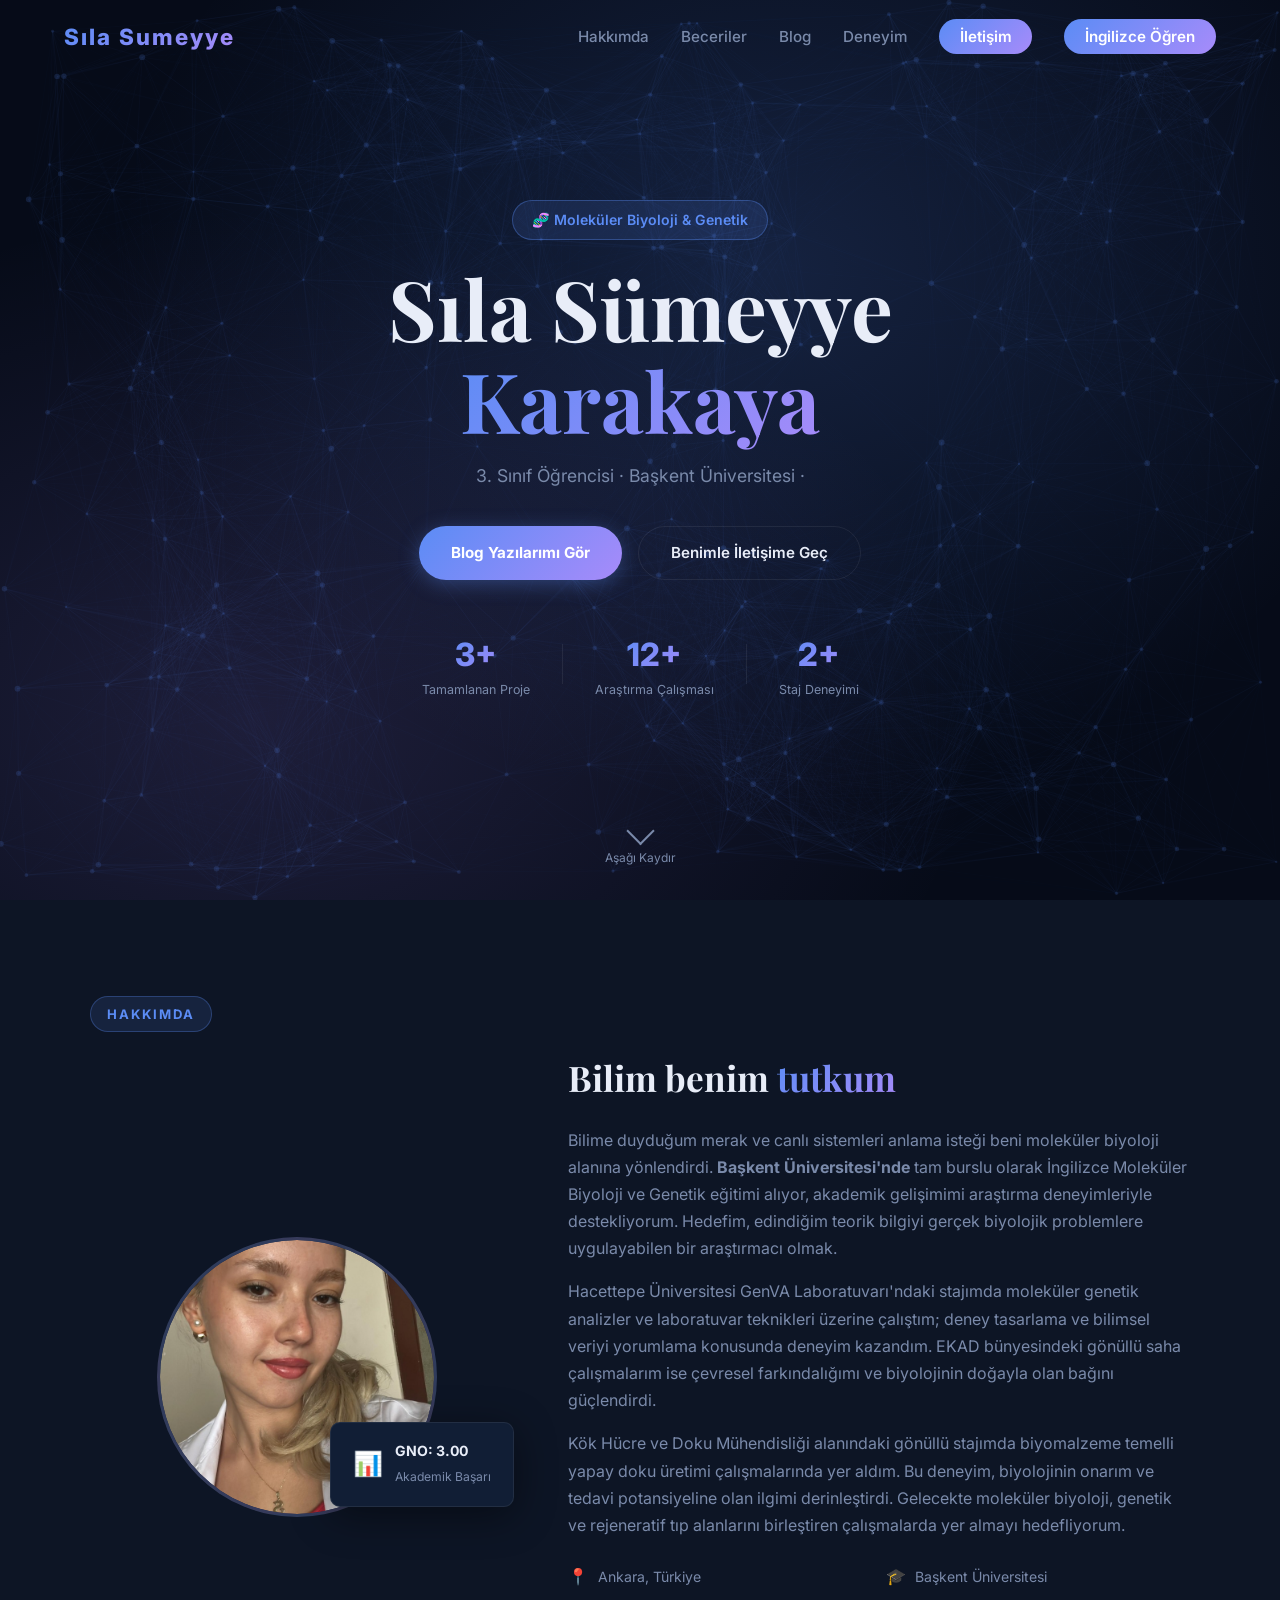
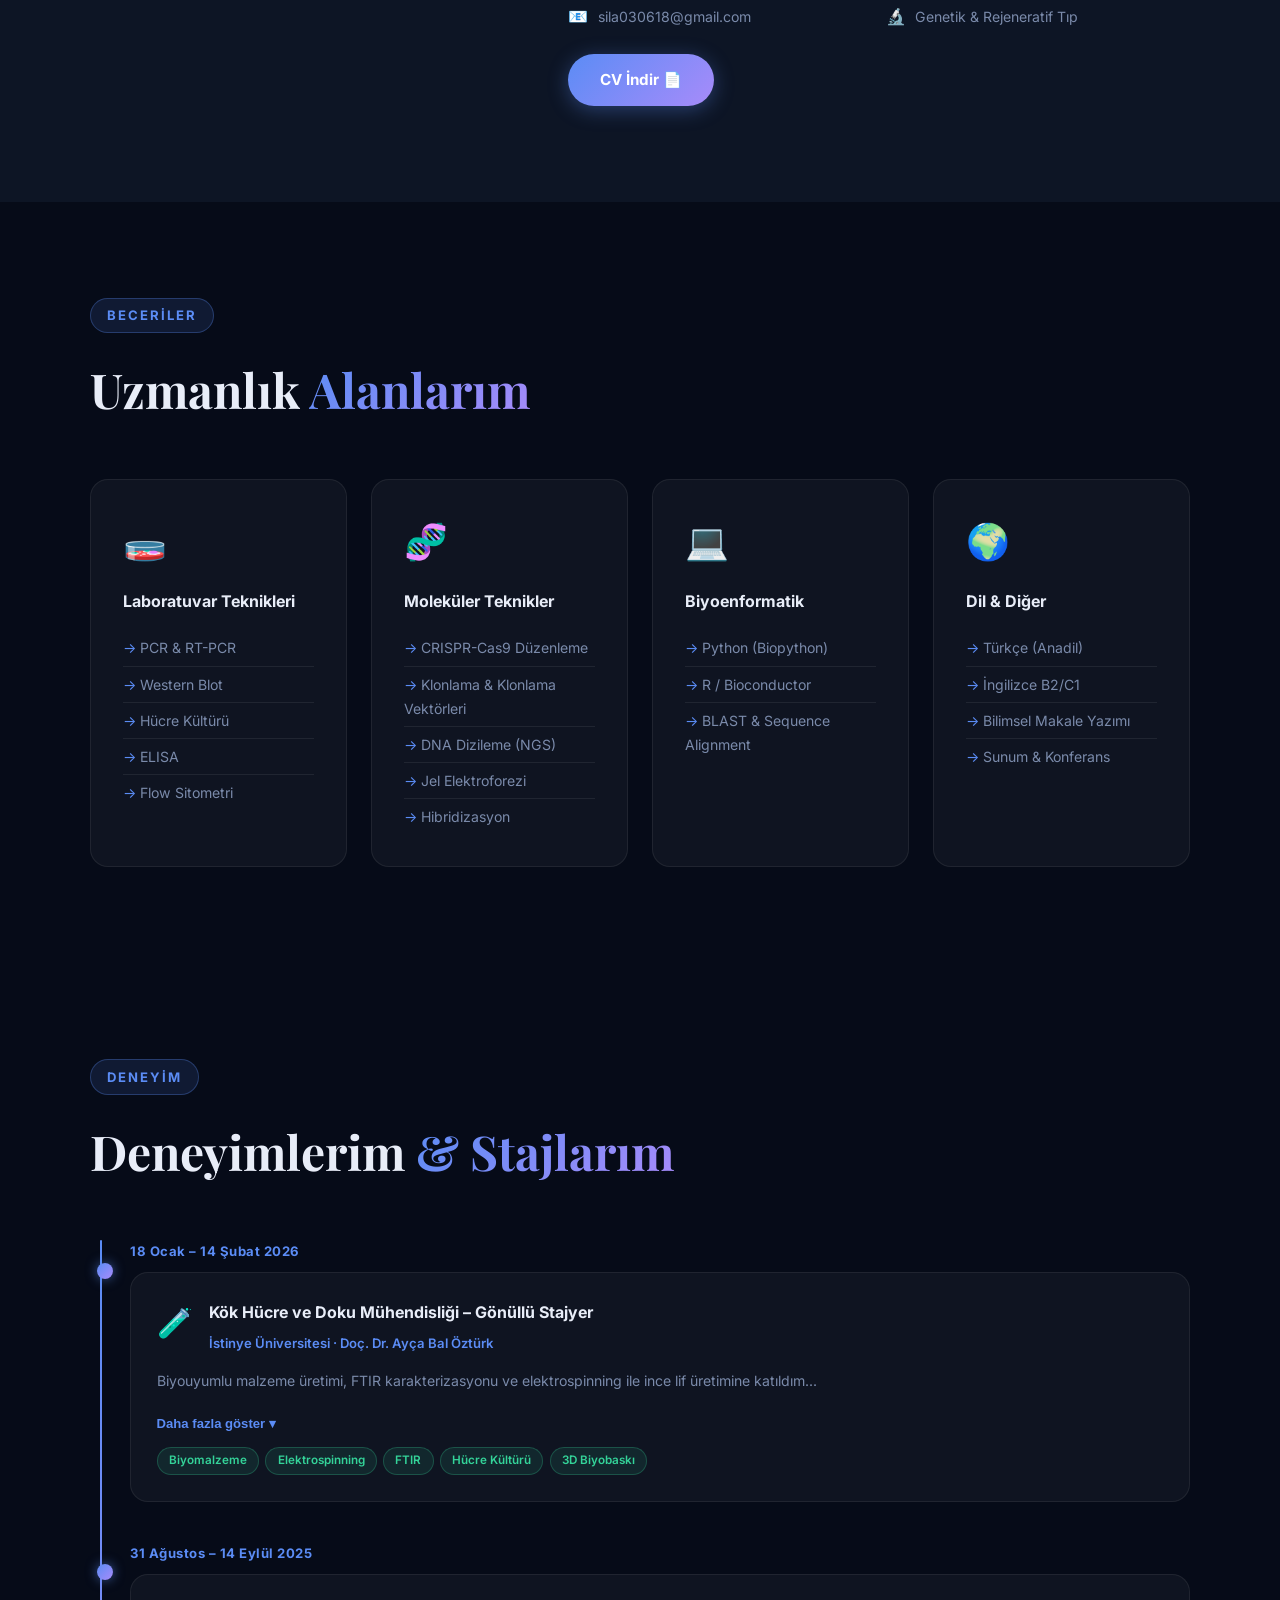
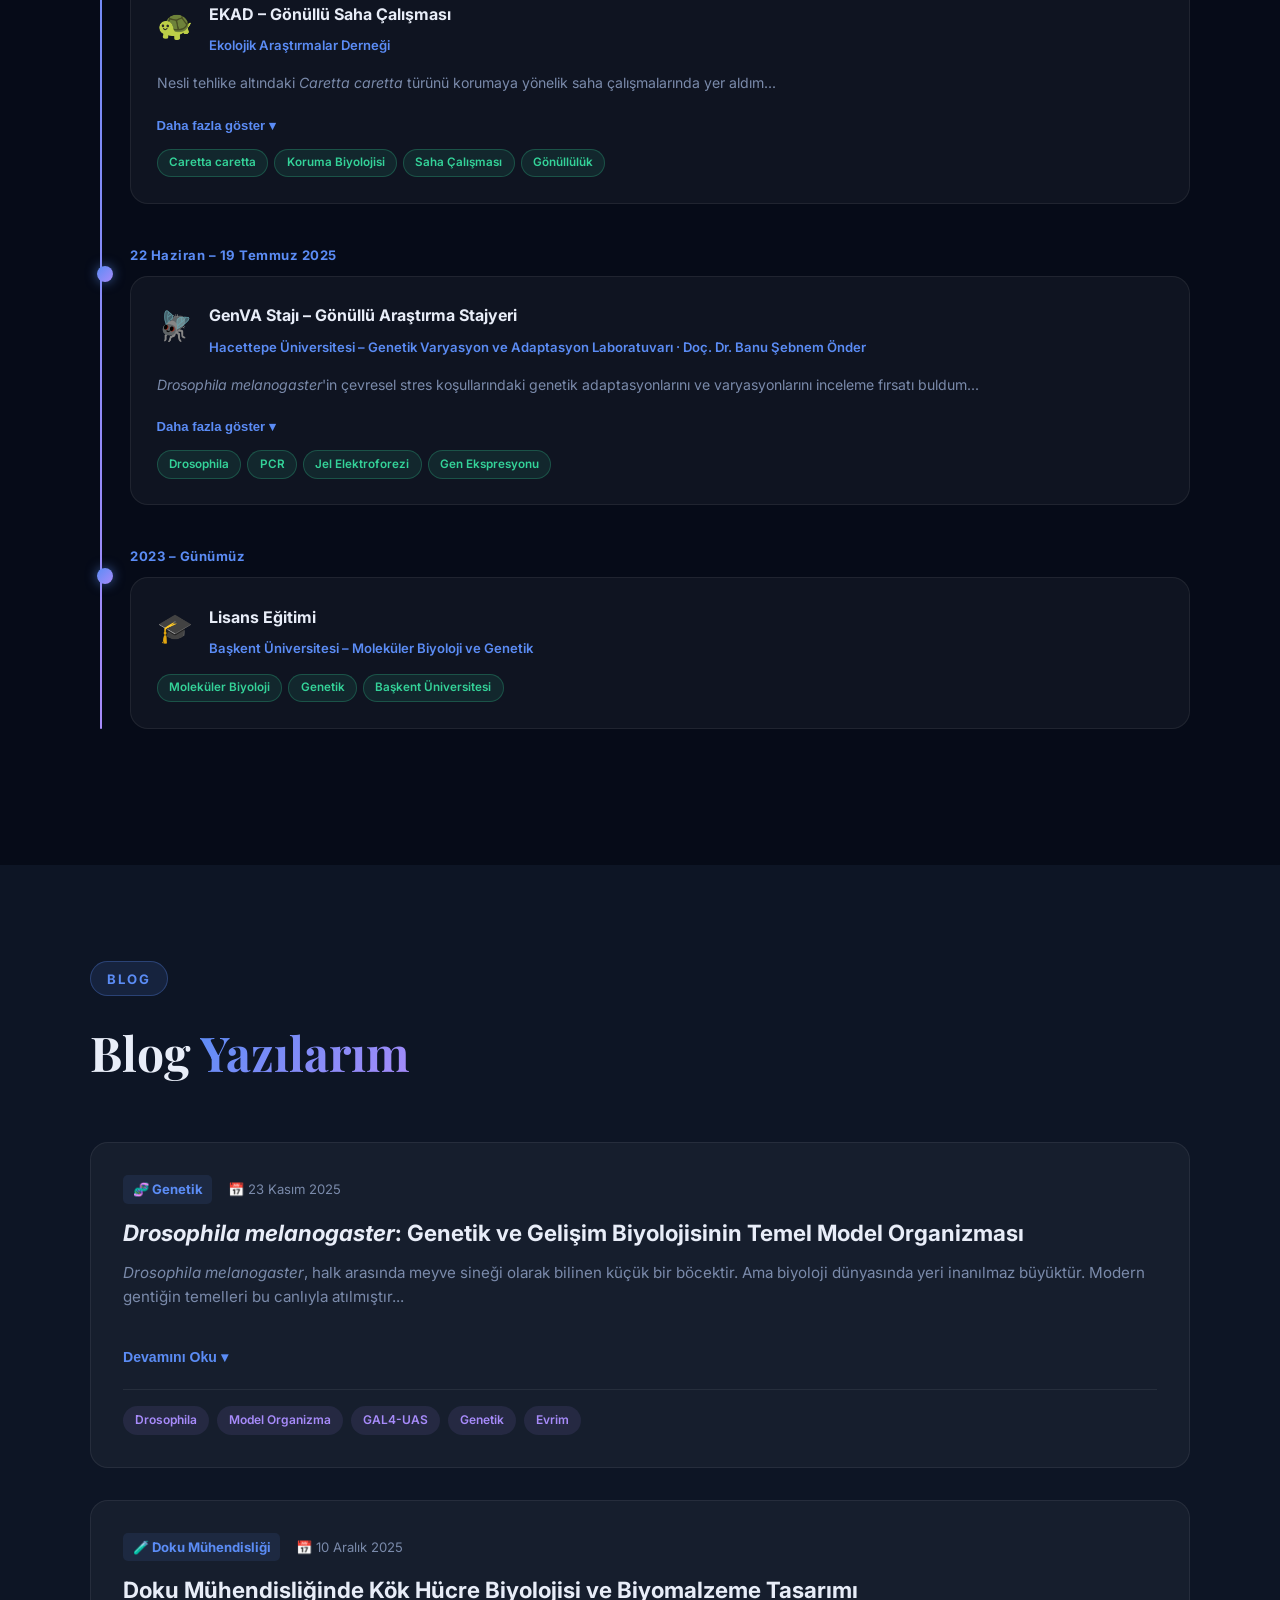
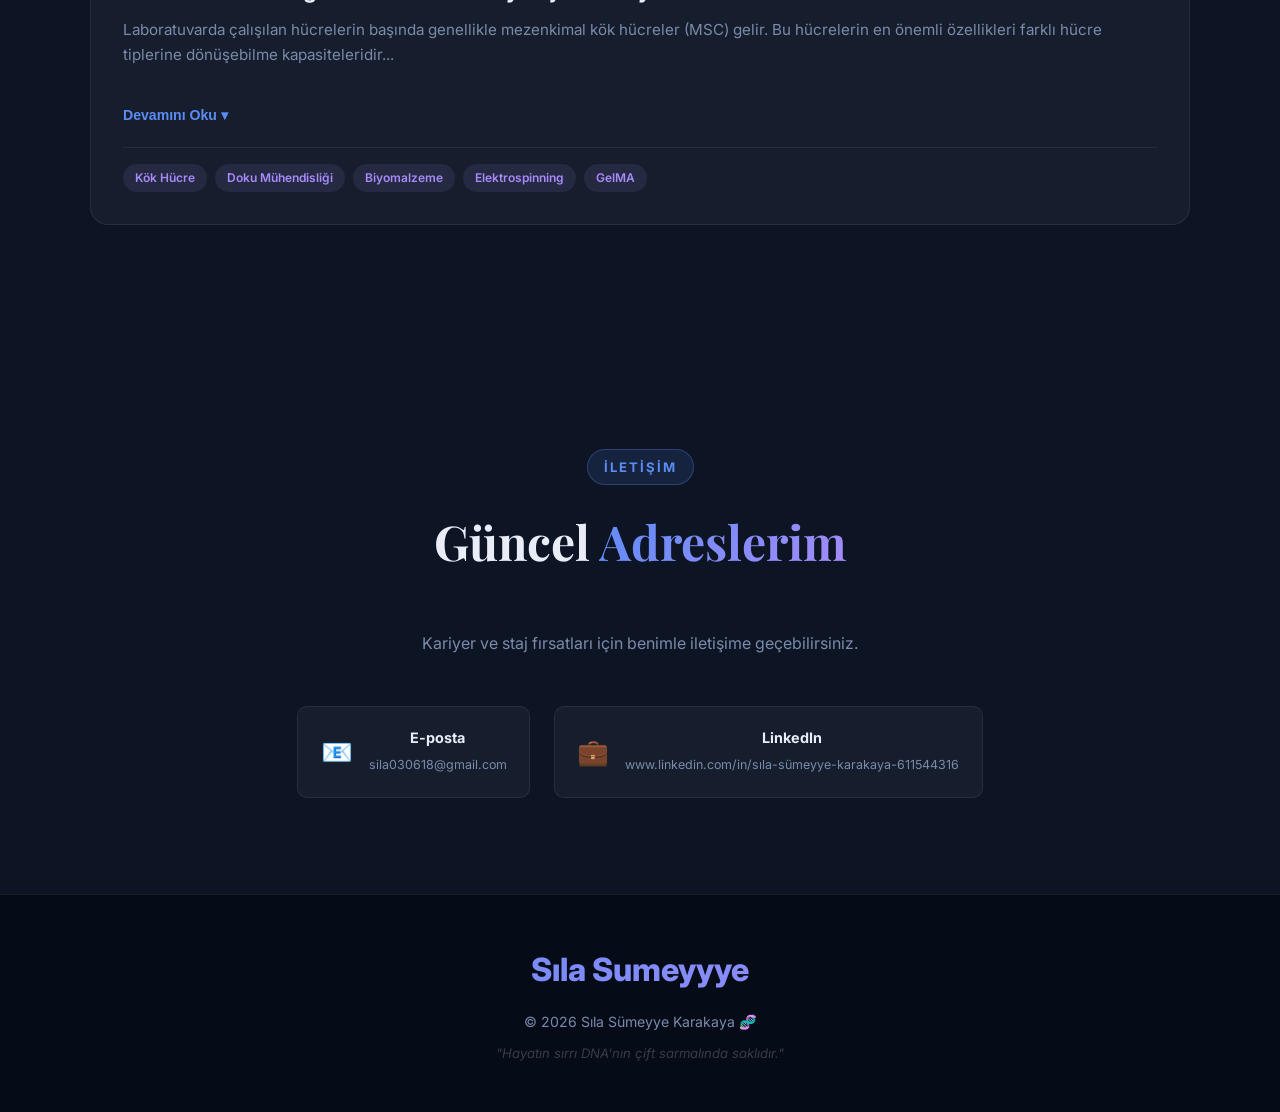
<file: index.html>
<!DOCTYPE html>
<html lang="tr">

<head>
  <meta charset="UTF-8" />
  <meta name="viewport" content="width=device-width, initial-scale=1.0" />
  <title>Sıla Sümeyye Karakaya | Moleküler Biyoloji & Genetik</title>
  <meta name="description"
    content="Sıla Sümeyye Karakaya - Moleküler Biyoloji ve Genetik 3. Sınıf Öğrencisi kişisel portföy sitesi." />
  <link rel="preconnect" href="https://fonts.googleapis.com" />
  <link rel="preconnect" href="https://fonts.gstatic.com" crossorigin />
  <link
    href="https://fonts.googleapis.com/css2?family=Inter:wght@300;400;500;600;700;800&family=Playfair+Display:wght@400;600;700&display=swap"
    rel="stylesheet" />
  <link rel="stylesheet" href="style.css" />
  <style>
    #mouse-canvas {
      position: fixed;
      top: 0;
      left: 0;
      width: 100%;
      height: 100%;
      pointer-events: none;
      z-index: 9999;
    }
  </style>
</head>

<body>
  <canvas id="mouse-canvas"></canvas>

  <!-- NAV -->
  <nav class="navbar" id="navbar">
    <div class="nav-logo" id="brand-logo" style="cursor: pointer;">Sıla Sumeyye</div>
    <ul class="nav-links">
      <li><a href="#about">Hakkımda</a></li>
      <li><a href="#skills">Beceriler</a></li>
      <li><a href="#blog">Blog</a></li>
      <li><a href="#experience">Deneyim</a></li>
      <li><a href="#contact" class="btn-nav">İletişim</a></li>
      <li><a href="kelimeeslestirme.html" class="btn-nav">İngilizce Öğren</a></li>
    </ul>
    <button class="hamburger" id="hamburger" aria-label="Menü">&#9776;</button>
  </nav>

  <!-- HERO -->
  <section class="hero" id="home">
    <div class="hero-bg">
      <canvas class="dna-anim" id="dnaCanvas"></canvas>
    </div>
    <div class="hero-content">
      <div class="hero-badge">🧬 Moleküler Biyoloji & Genetik</div>
      <h1 class="hero-name">Sıla Sümeyye<br /><span class="highlight">Karakaya</span></h1>
      <p class="hero-subtitle">3. Sınıf Öğrencisi · Başkent Üniversitesi · </p>
      <div class="hero-cta">
        <a href="#blog" class="btn-primary">Blog Yazılarımı Gör</a>
        <a href="#contact" class="btn-secondary">Benimle İletişime Geç</a>
      </div>
      <div class="hero-stats">
        <div class="stat"><span class="stat-num">3+</span><span class="stat-label">Tamamlanan Proje</span></div>
        <div class="stat-divider"></div>
        <div class="stat"><span class="stat-num">12+</span><span class="stat-label">Araştırma Çalışması</span></div>
        <div class="stat-divider"></div>
        <div class="stat"><span class="stat-num">2+</span><span class="stat-label">Staj Deneyimi</span></div>
      </div>
    </div>
    <div class="scroll-down">
      <span></span>
      <p>Aşağı Kaydır</p>
    </div>
  </section>

  <!-- ABOUT -->
  <section class="section about" id="about">
    <div class="container">
      <div class="section-tag">Hakkımda</div>
      <div class="about-grid">
        <div class="about-image-wrap">
          <div class="about-img-placeholder">
            <img src="sila.png" alt="Sıla Sümeyye Karakaya" class="about-photo" />
            <div class="dna-ring"></div>
          </div>
          <div class="about-card-float" style="padding: 1rem 1.4rem;">
            <span class="card-float-icon">📊</span>
            <div>
              <strong>GNO: 3.00</strong>
              <small>Akademik Başarı</small>
            </div>
          </div>
        </div>
        <div class="about-text">
          <h2>Bilim benim <span class="highlight">tutkum</span></h2>
          <p>Bilime duyduğum merak ve canlı sistemleri anlama isteği beni moleküler biyoloji alanına yönlendirdi.
            <strong>Başkent Üniversitesi'nde</strong> tam burslu olarak İngilizce Moleküler Biyoloji ve Genetik eğitimi
            alıyor, akademik gelişimimi araştırma deneyimleriyle destekliyorum. Hedefim, edindiğim teorik bilgiyi gerçek
            biyolojik problemlere uygulayabilen bir araştırmacı olmak.
          </p>
          <p>Hacettepe Üniversitesi GenVA Laboratuvarı'ndaki stajımda moleküler genetik analizler ve laboratuvar
            teknikleri üzerine çalıştım; deney tasarlama ve bilimsel veriyi yorumlama konusunda deneyim kazandım. EKAD
            bünyesindeki gönüllü saha çalışmalarım ise çevresel farkındalığımı ve biyolojinin doğayla olan bağını
            güçlendirdi.</p>
          <p>Kök Hücre ve Doku Mühendisliği alanındaki gönüllü stajımda biyomalzeme temelli yapay doku üretimi
            çalışmalarında yer aldım. Bu deneyim, biyolojinin onarım ve tedavi potansiyeline olan ilgimi derinleştirdi.
            Gelecekte moleküler biyoloji, genetik ve rejeneratif tıp alanlarını birleştiren çalışmalarda yer almayı
            hedefliyorum.</p>
          <div class="about-info-grid">
            <div class="info-item"><span class="info-icon">📍</span><span>Ankara, Türkiye</span></div>
            <div class="info-item"><span class="info-icon">🎓</span><span>Başkent Üniversitesi</span></div>
            <div class="info-item"><span class="info-icon">📧</span><span>sila030618@gmail.com</span>
            </div>
            <div class="info-item"><span class="info-icon">🔬</span><span>Genetik & Rejeneratif Tıp</span></div>
          </div>
          <a href="SilaSumeyyeKarakaya_CV_.pdf" download class="btn-primary"
            style="display:inline-flex;margin-top:1.5rem;">CV İndir 📄</a>
        </div>
      </div>
    </div>
  </section>

  <!-- SKILLS -->
  <section class="section skills" id="skills">
    <div class="container">
      <div class="section-tag">Beceriler</div>
      <h2 class="section-title">Uzmanlık <span class="highlight">Alanlarım</span></h2>
      <div class="skills-grid">
        <div class="skill-card" data-cat="lab">
          <div class="skill-icon">🧫</div>
          <h3>Laboratuvar Teknikleri</h3>
          <ul>
            <li>PCR & RT-PCR</li>
            <li>Western Blot</li>
            <li>Hücre Kültürü</li>
            <li>ELISA</li>
            <li>Flow Sitometri</li>
          </ul>
        </div>
        <div class="skill-card" data-cat="bio">
          <div class="skill-icon">🧬</div>
          <h3>Moleküler Teknikler</h3>
          <ul>
            <li>CRISPR-Cas9 Düzenleme</li>
            <li>Klonlama & Klonlama Vektörleri</li>
            <li>DNA Dizileme (NGS)</li>
            <li>Jel Elektroforezi</li>
            <li>Hibridizasyon</li>
          </ul>
        </div>
        <div class="skill-card" data-cat="comp">
          <div class="skill-icon">💻</div>
          <h3>Biyoenformatik</h3>
          <ul>
            <li>Python (Biopython)</li>
            <li>R / Bioconductor</li>
            <li>BLAST & Sequence Alignment</li>
          </ul>
        </div>
        <div class="skill-card" data-cat="soft">
          <div class="skill-icon">🌍</div>
          <h3>Dil & Diğer</h3>
          <ul>
            <li>Türkçe (Anadil)</li>
            <li>İngilizce B2/C1</li>
            <li>Bilimsel Makale Yazımı</li>
            <li>Sunum & Konferans</li>
          </ul>
        </div>
      </div>
    </div>
  </section>

  <!-- EXPERIENCE -->
  <section class="section experience" id="experience">
    <div class="container">
      <div class="section-tag">Deneyim</div>
      <h2 class="section-title">Deneyimlerim <span class="highlight">& Stajlarım</span></h2>
      <div class="timeline">

        <!-- İstinye -->
        <div class="timeline-item">
          <div class="timeline-dot"></div>
          <div class="timeline-date">18 Ocak – 14 Şubat 2026</div>
          <div class="timeline-card">
            <div class="tl-header">
              <span class="tl-icon">🧪</span>
              <div>
                <h3>Kök Hücre ve Doku Mühendisliği – Gönüllü Stajyer</h3>
                <span class="tl-company">İstinye Üniversitesi · Doç. Dr. Ayça Bal Öztürk</span>
              </div>
            </div>
            <p class="tl-short">Biyouyumlu malzeme üretimi, FTIR karakterizasyonu ve elektrospinning ile ince lif
              üretimine katıldım...</p>
            <div class="tl-full" style="display:none;">
              <p>İstinye Üniversitesi Kök Hücre ve Doku Mühendisliği Laboratuvarı'nda, Doç. Dr. Ayça Bal Öztürk'ün
                yanında gönüllü staj yaptım. Bu laboratuvarda kök hücreler kullanılarak biyouyumlu malzemeler
                üretilmekte; hasarlı doku onarımı, yara iyileşmesi ve çeşitli biyomalzemelerin geliştirilmesi üzerine
                çalışmalar yürütülmektedir. Ben de kimyasal hesaplamalarla malzeme üretimi ve bu malzemelerin
                optimizasyonu süreçlerine katıldım, FTIR cihazı ile yapılan karakterizasyon çalışmalarına eşlik ettim.
                Elektrospinning cihazı kullanarak makro ve mikro boyutta, doku onarımı ve çeşitli kozmetik uygulamalarda
                kullanılabilecek ince liflerin üretiminde görev aldım. Ayrıca hücre kültürü aşamalarına ve aseptik
                tekniklerin uygulanmasına dahil oldum. 3D yazıcı ile hücre dışı matriksi taklit eden, biyouyumlu üç
                boyutlu yapılar üretilmesi çalışmalarında da yer aldım.</p>
            </div>
            <button class="tl-toggle" onclick="toggleTL(this)">Daha fazla göster ▾</button>
            <div class="tl-tags"><span>Biyomalzeme</span><span>Elektrospinning</span><span>FTIR</span><span>Hücre
                Kültürü</span><span>3D Biyobaskı</span></div>
          </div>
        </div>


        <!-- EKAD -->
        <div class="timeline-item">
          <div class="timeline-dot"></div>
          <div class="timeline-date">31 Ağustos – 14 Eylül 2025</div>
          <div class="timeline-card">
            <div class="tl-header">
              <span class="tl-icon">🐢</span>
              <div>
                <h3>EKAD – Gönüllü Saha Çalışması</h3>
                <span class="tl-company">Ekolojik Araştırmalar Derneği</span>
              </div>
            </div>
            <p class="tl-short">Nesli tehlike altındaki <em>Caretta caretta</em> türünü korumaya yönelik saha
              çalışmalarında yer aldım...</p>
            <div class="tl-full" style="display:none;">
              <p>EKAD (Ekolojik Araştırmalar Derneği) bünyesinde gönüllü çalışmalara katıldım. Kentleşme, ışıklandırma,
                çevre kirliliği ve benzeri pek çok tehdit nedeniyle nesilleri tükenme tehlikesi altında olan <em>Caretta
                  caretta</em> türünü korumaya yönelik saha çalışmalarında yer aldım. Düzenli olarak arazilere çıkarak
                yuvaların tespit edilmesi ve belirlenen yuvaların korunmasına yönelik çalışmalara katıldık. Yavruların
                yuvadan çıkıp güvenli şekilde denize ulaşabilmesi için gerekli önlemleri aldık, tüm gözlemleri kayıt
                altına aldık ve kamp alanındaki çalışma düzenine uyum sağladık.</p>
            </div>
            <button class="tl-toggle" onclick="toggleTL(this)">Daha fazla göster ▾</button>
            <div class="tl-tags"><span>Caretta caretta</span><span>Koruma Biyolojisi</span><span>Saha
                Çalışması</span><span>Gönüllülük</span></div>
          </div>
        </div>

        <!-- GenVA -->
        <div class="timeline-item">
          <div class="timeline-dot"></div>
          <div class="timeline-date">22 Haziran – 19 Temmuz 2025</div>
          <div class="timeline-card">
            <div class="tl-header">
              <span class="tl-icon">🪰</span>
              <div>
                <h3>GenVA Stajı – Gönüllü Araştırma Stajyeri</h3>
                <span class="tl-company">Hacettepe Üniversitesi – Genetik Varyasyon ve Adaptasyon Laboratuvarı · Doç.
                  Dr. Banu Şebnem Önder</span>
              </div>
            </div>
            <p class="tl-short"><em>Drosophila melanogaster</em>'in çevresel stres koşullarındaki genetik
              adaptasyonlarını ve varyasyonlarını inceleme fırsatı buldum...</p>
            <div class="tl-full" style="display:none;">
              <p>Hacettepe Üniversitesi Genetik Varyasyon ve Adaptasyon Laboratuvarı'nda, Doç. Dr. Banu Şebnem Önder'in
                yanında gönüllü staj yaptım. Bu süreçte <em>Drosophila melanogaster</em>'in kuraklık, açlık ve çeşitli
                çevresel stres koşulları altındaki genetik adaptasyonlarını ve varyasyonlarını inceleme fırsatı buldum.
                Gen ekspresyon aşamalarına katıldım; besi yeri hazırlama ve meyve sineklerinin çoğaltılması süreçlerinde
                aktif rol aldım. Ayrıca moleküler analizlere dahil olarak çeşitli PCR ve agaroz jel elektroforezi
                cihazlarını kullandım, elde edilen sonuçlar üzerine incelemeler yaparak araştırma süreçlerine katkı
                sağladım.</p>
            </div>
            <button class="tl-toggle" onclick="toggleTL(this)">Daha fazla göster ▾</button>
            <div class="tl-tags"><span>Drosophila</span><span>PCR</span><span>Jel Elektroforezi</span><span>Gen
                Ekspresyonu</span></div>
          </div>
        </div>

        <!-- Lisans Eğitimi -->
        <div class="timeline-item">
          <div class="timeline-dot"></div>
          <div class="timeline-date">2023 – Günümüz</div>
          <div class="timeline-card">
            <div class="tl-header">
              <span class="tl-icon">🎓</span>
              <div>
                <h3>Lisans Eğitimi</h3>
                <span class="tl-company">Başkent Üniversitesi – Moleküler Biyoloji ve Genetik</span>
              </div>
            </div>
            <div class="tl-tags"><span>Moleküler Biyoloji</span><span>Genetik</span><span>Başkent Üniversitesi</span>
            </div>
          </div>
        </div>

      </div>
    </div>
  </section>





  <!-- BLOG -->
  <section class="section blog" id="blog">
    <div class="container">
      <div class="section-tag">Blog</div>
      <h2 class="section-title">Blog <span class="highlight">Yazılarım</span></h2>

      <!-- Blog Post 1 -->
      <article class="blog-card" id="blog-post-1">
        <div class="blog-card-header">
          <div class="blog-meta">
            <span class="blog-category">🧬 Genetik</span>
            <span class="blog-date">📅 23 Kasım 2025</span>
          </div>
          <h3 class="blog-title"><em>Drosophila melanogaster</em>: Genetik ve Gelişim Biyolojisinin Temel Model
            Organizması</h3>
          <p class="blog-excerpt"><em>Drosophila melanogaster</em>, halk arasında meyve sineği olarak bilinen küçük bir
            böcektir. Ama biyoloji dünyasında yeri inanılmaz büyüktür. Modern gentiğin temelleri bu canlıyla
            atılmıştır...</p>
        </div>

        <div class="blog-full" style="display:none;">

          <div class="blog-section">
            <h4>🤭 <em>Drosophila melanogaster</em> (Meyve Sineği)</h4>
            <p><em>Drosophila melanogaster</em>, halk arasında meyve sineği olarak bilinen küçük bir böcektir. Ama
              biyoloji dünyasında yeri inanılmaz büyüktür. Modern gentiğin temelleri bu canlıyla atılmıştır; hem gentiği
              basittir (yaklaşık 14.000 gen — insanda 20.000 civarında), hem de insanlarla şaşırtıcı derecede ortak
              biyolojik mekanizmalara sahiptir. İnsan hastalık genlerinin yaklaşık <strong>%75</strong>'inin homologu
              Drosophila'da da vardır. Yumurtadan erişkine geçişi yalnızca <strong>10 gün</strong> içinde tamamlanır.
            </p>
          </div>

          <div class="blog-section">
            <h4>🧬 Kromozom Yapısı</h4>
            <p>Drosophila'nın <strong>4 çift kromozomu</strong> vardır: Bir çift cinsiyet kromozomu (X/Y) ve üç çift
              otozom. Bu sayı az gibi görünse de karmaşıklığı düşük olduğundan genetik analiz için büyük avantaj sağlar.
            </p>
          </div>

          <div class="blog-section">
            <h4>🔬 Polytene Kromozomlar</h4>
            <p>Larva dönemindeki tükürük bezlerinde bulunan <strong>polytene kromozomlar</strong>, defalarca DNA
              eşlenmesi geçirir ama hücre bölünmez; sonuçta dev bantlı kromozomlar oluşur. Bu bantlar mikroskopta
              görülebilir ve hangi genlerin aktif olduğu fiziksel olarak izlenebilir. Yani gen ekspresyonunu direkt
              kromozom üzerinde gözlemleyebiliriz.</p>
          </div>

          <div class="blog-section">
            <h4>👁 Gözle Görülebilen Mütasyonlar ve Fenotiplerin</h4>
            <p>Bu sineklerde mutasyonlar çoğu zaman gözle görülür fenotiplere yol açar: Göz rengi değişebilir (<em>beyaz
                göz mütasyonu</u></em>), kanatlar küçülebilir veya kıvrık olabilir, vücut rengi koyulaşabilir. Bu
              görünür değişiklikler sayesinde genlerin nasıl aktarıldığı, baskın-çekinik ilişkiler ve crossing-over gibi
              olaylar net biçimde anlaşılmıştır.</p>
          </div>

          <div class="blog-section">
            <h4>⚙️ Genetik Manipülasyon: GAL4–UAS Sistemi</h4>
            <p>Drosophila'yı güçlü kılan sadece doğal gentiği değil, üzerinde genetik manipülasyon yapmanın
              kolaylığıdır. <strong>GAL4–UAS sistemi</strong> araştırmacılara bir geni istediği dokuda, istediği zamanda
              çalıştırma imkânı verir. İki ayrı sinek hattı gerektirir:</p>
            <ul class="blog-list">
              <li><strong>GAL4 hattı:</strong> Belirli bir dokuya özgü promötörün kontrolinde GAL4 transkripsiyon
                faktörü üretir.</li>
              <li><strong>UAS hattı:</strong> İncelenmek istenen genin önünde normal promötör yerine UAS (Upstream
                Activating Sequence) bulunur.</li>
            </ul>
            <p>Bu iki hat çaprazlanınca GAL4 proteini gelip UAS'a bağlanır ve hedef gen <em>sadece GAL4'ün bulunduğu
                dokuda</em> aktive olur. Sinir hücrelerinde gen aktifleştirme veya bağırsakta kanser modeli oluşturma
              gibi çok çeşitli uygulamalara olanak tanır.</p>
          </div>

          <div class="blog-section">
            <h4>🥊 Embriyonik Gelişim ve Gen Kademeleri</h4>
            <p>Döllenmiş yumurta ilk bölünmelerde ortak sitoplazmalı bir yapı oluşturur. Anne kökenli gen ürünleri
              embriyoda belirli bölgelerde yoğunlaşarak <strong>ön-arka ekseni</strong> belirler. Ardından gap genleri →
              pair-rule genleri → segment polarity genleri → <strong>hox genleri</strong> kademeli biçimde devreye
              girer. Hox genleri insanlarda da vardır ve benzer mantıkla çalışır.</p>
          </div>

          <div class="blog-section">
            <h4>🧖 Imaginal Disc ve Metamorfoz</h4>
            <p>Larva dönemindeki sinekte erişkin organların temeli, <strong>imaginal disc</strong> adı verilen
              gelişmemiş doku taslaklarıdır. Metamorfoz sırasında tüm erişkin yapılar bu hücresel taslaklardan yeniden
              inşa edilir.</p>
          </div>

          <div class="blog-section">
            <h4>🧠 Sinir Sistemi Araştırmaları</h4>
            <p><strong>period geni</strong> sirkadyen ritmi kontrol eder. Bu gen bozulduğunda sineklerin uyku-uyanıklık
              döngüsü değişir. Aynı tip biyolojik saat genleri insanlarda da mevcuttur.</p>
          </div>

          <div class="blog-section">
            <h4>🌍 Doğal Popülasyonlarda Genetik Çeşitlilik</h4>
            <p>Doğadaki meyve sineği popülasyonları genetik olarak çok çeşitlidir. SNP'ler, gen kopya sayısı değişimleri
              ve transpozon hareketleri gibi mekanizmalarla oluşan bu çeşitlilik, insan hastalık duyarlılığı
              çalışmalarına çok benzer bir şekilde incelenir.</p>
          </div>

          <div class="blog-section">
            <h4>🌿 Evrimsel Adaptasyon (GenVA Laboratuvarı Bağlamı)</h4>
            <ul class="blog-list">
              <li>Soğuk bölgelerde yaşayan sinekler daha büyük olabilir; hücre zarları farklı lipid yapısına sahip
                olabilir.</u></li>
              <li>Farklı meyvelerde yaşayan türlerde sindirim ve detoksifikasyon genleri değişebilir.</li>
              <li>Bazı popülasyonlar kimyasallara karşı detoksifikasyon enzimlerindeki mutasyonlar aracılığıyla direnç
                geliştirir.</li>
            </ul>
          </div>

          <div class="blog-summary">
            <h4>📝 Özet</h4>
            <p>Drosophila bize şunları öğretmiştir: Genler organizmanın düzen ve konumunu nasıl belirler, hürcreler
              organlara nasıl dönüşür, davranışın genetik temeli nedir, evrim moleküler düzeyde nasıl işler ve insan
              hastalıklarını anlamak için temel biyolojik yollar nasıl çalışır. Bu yüzden Drosophila, <strong>"basit
                böcek"</strong> değil, biyolojinin en güçlü deney sistemlerinden biridir.</p>
          </div>

        </div><!-- /blog-full -->

        <button class="blog-toggle" onclick="toggleBlog(this)">Devamını Oku ▾</button>
        <div class="blog-footer-tags">
          <span>Drosophila</span><span>Model Organizma</span><span>GAL4-UAS</span><span>Genetik</span><span>Evrim</span>
        </div>
      </article>

      <!-- Blog Post 2 -->
      <article class="blog-card" id="blog-post-2">
        <div class="blog-card-header">
          <div class="blog-meta">
            <span class="blog-category">🧪 Doku Mühendisliği</span>
            <span class="blog-date">📅 10 Aralık 2025</span>
          </div>
          <h3 class="blog-title">Doku Mühendisliğinde Kök Hücre Biyolojisi ve Biyomalzeme Tasarımı</h3>
          <p class="blog-excerpt">Laboratuvarda çalışılan hücrelerin başında genellikle mezenkimal kök hücreler (MSC)
            gelir. Bu hücrelerin en önemli özellikleri farklı hücre tiplerine dönüşebilme kapasiteleridir...</p>
        </div>

        <div class="blog-full" style="display:none;">

          <div class="blog-section">
            <h4>🎯 Doku Mühendisliği Laboratuvarının Temel Amacı</h4>
            <p>Bu laboratuvarın temel amacı, hasar görmüş dokuların yerini alabilecek ya da iyileşmesini
              hızlandırabilecek biyolojik olarak uyumlu yapay dokular geliştirmektir. Bunun için sadece hücre kültürü
              yapmak yetmez; hücrelerin yaşayabileceği, tutunabileceği ve doğru şekilde davranabileceği yapay ortamlar
              tasarlanır. Doku mühendisliğinin amacı, hücreleri, biyomalzemeleri ve biyolojik sinyalleri bir araya
              getirerek vücutta bulunan dokulara benzeyen sistemler üretmektir.</p>
          </div>

          <div class="blog-section">
            <h4>🧫 Mezenkimal Kök Hücreler (MSC)</h4>
            <p>Laboratuvarda çalışılan hücrelerin başında genellikle mezenkimal kök hücreler (MSC) gelir. Bu hücreler
              kemik iliği, yağ dokusu gibi kaynaklardan elde edilebilir ve en önemli özellikleri farklı hücre tiplerine
              dönüşebilme kapasiteleridir. Uygun sinyaller verildiğinde kemik hücresine, kıkırdak hücresine veya yağ
              hücresine dönüşebilirler. Bu laboratuvarda hücreleri sadece büyütmeyi değil, onların kaderini
              yönlendirmeyi öğrenirsin.</p>
            <p>Hücre kültürü sırasında steril çalışma, hücre pasajlama, dondurma–çözme işlemleri ve hücre sayımı gibi
              temel ama çok kritik teknikler yoğun şekilde kullanılır.</p>
          </div>

          <div class="blog-section">
            <h4>🏗️ Ekstrasellüler Matriks (ECM) ve Scaffold Yapılar</h4>
            <p>Hücreler vücutta boşlukta durmaz; etraflarında ekstrasellüler matriks (ECM) adı verilen destekleyici bir
              yapı vardır. Doku mühendisliğinde bu yapıyı taklit eden malzemelere <strong>scaffold (iskelet)</strong>
              denir. Laboratuvarda geliştirilen biyomalzemeler işte bu iskelet görevini görür.</p>
            <ul class="blog-list">
              <li><strong>Doğal polimerler:</strong> Kolajen, jelatin, kitosan, ipek fibroin — hücreler tarafından daha
                kolay tanınır ve biyolojik olarak daha uyumludur.</li>
              <li><strong>Sentetik polimerler:</strong> PCL, PLA — daha dayanıklıdır ve mekanik özellikleri
                ayarlanabilir.</li>
            </ul>
            <p>Bazen bu iki tür malzeme birleştirilerek hem biyolojik hem mekanik olarak uygun yapılar elde edilir.
              Çünkü bir malzeme hücre davranışını doğrudan etkiler. Yani malzeme sadece pasif bir yüzey değil, hücreye
              "burada çoğal", "burada farklılaş" gibi mesajlar veren aktif bir ortamdır.</p>
          </div>

          <div class="blog-section">
            <h4>⚡ Elektrospinning Tekniği</h4>
            <p>Laboratuvarda öne çıkan tekniklerden biri <strong>elektrospinning</strong>'dir. Bu yöntemle nanometre
              veya mikrometre çapında çok ince lifler üretilir. Bu lifler bir araya gelerek doğal dokuların lifli
              yapısına benzeyen üç boyutlu ağlar oluşturur. Aslında bu yapı, hücrelerin vücutta yaşadığı doğal ECM'nin
              yapay bir kopyasıdır.</p>
            <p>Elektrospinning sırasında polimer çözeltisi yüksek voltaj altında çekilir ve ince lifler halinde
              toplayıcı yüzeyde birikir. Voltaj, akış hızı, çözücü tipi ve ortam koşulları liflerin kalınlığını ve
              düzenini değiştirir.</p>
          </div>

          <div class="blog-section">
            <h4>🧪 PVA (Polyvinyl Alcohol)</h4>
            <p>PVA sentetik bir polimerdir ve özellikle yapıya mekanik dayanıklılık kazandırmak için kullanılır. Suda
              çözünebilen, biyouyumlu ve lif oluşturma kabiliyeti yüksek bir polimerdir. Elektrospinning ile çok ince
              lifler halinde üretilebilir ve hücrelerin tutunabileceği gözenekli bir ağ yapısı oluşturur.</p>
            <p>En büyük avantajı doğal polimerlere göre daha dayanıklı ve kontrollü mekanik özelliklere sahip olmasıdır.
              Bu sayede yapay dokular dağılmaz ve hücreler için stabil bir ortam sağlanır. Ancak biyolojik olarak
              hücrelere güçlü sinyaller vermez. Bu yüzden genellikle biyolojik olarak aktif malzemelerle birlikte
              kullanılır.</p>
          </div>

          <div class="blog-section">
            <h4>💧 GelMA (Gelatin Methacrylate)</h4>
            <p>GelMA, jelatinin kimyasal olarak modifiye edilmiş halidir. Jelatin kolajenden elde edilir ve kolajen
              vücuttaki en önemli ECM proteinlerinden biridir. Bu nedenle GelMA hücreler tarafından kolayca tanınır ve
              hücre tutunmasını destekleyen doğal bağlanma bölgeleri içerir.</p>
            <p>Methacrylate ile modifiye edilmiş olması ona <strong>ışıkla çapraz bağlanabilme</strong> özelliği
              kazandırır. UV veya mavi ışık altında sertleşerek hidrojel formuna geçer. Böylece yumuşak, su içeriği
              yüksek ve doku benzeri bir ortam oluşur.</p>
            <p>GelMA hücreler için ideal bir mikroçevre sunar ancak mekanik olarak zayıf olabilir. Bu yüzden PVA ile
              birlikte kullanılır: PVA yapıya güç verirken, GelMA hücrelere biyolojik ortam sağlar.</p>
          </div>

          <div class="blog-section">
            <h4>🖨️ 3D Biyobaskı (Bioprinting)</h4>
            <p>3D bioprinting, hücreleri düz yüzey yerine üç boyutlu yapılar içine yerleştiren ileri bir teknolojidir.
              Kullanılan maddelere <strong>biyomürekkep</strong> denir ve genellikle GelMA bazlıdır. Bu biyomürekkepler
              canlı hücre içerir ve katman katman yerleştirilerek gerçek dokuya benzeyen yapılar oluşturulur.</p>
            <p>Bu teknoloji sayesinde yapay deri, kıkırdak dokusu ve tümör modelleri üretilebilir.</p>
          </div>

          <div class="blog-section">
            <h4>🔬 Hücre–Malzeme Etkileşimi Analizleri</h4>
            <p>Üretilen biyomalzeme üzerinde hücrelerin yaşayıp yaşamadığı, yayılıp çoğalıp çoğalmadığı incelenir. Bunun
              için:</p>
            <ul class="blog-list">
              <li>Canlılık testleri</li>
              <li>Floresan boyamalar</li>
              <li>Mikroskop teknikleri</li>
            </ul>
            <p>Aynı zamanda malzemenin gözenek yapısı, lif kalınlığı, mekanik dayanıklılığı ve biyobozunurluğu da analiz
              edilir. Üretmek yetmez, karakterize etmek gerekir.</p>
          </div>

          <div class="blog-section">
            <h4>🩹 Hastalık ve Hasar Modelleri</h4>
            <p>Yapay deri modelleri ile yara iyileşmesi incelenebilir veya tümör benzeri yapılar oluşturularak kanser
              araştırmaları yapılabilir. Bu modeller ilaçların gerçek dokuya daha yakın koşullarda test edilmesini
              sağlar. Bu yaklaşım <strong>translasyonel araştırma</strong> olarak adlandırılır.</p>
          </div>

          <div class="blog-section">
            <h4>💡 2D'den 3D Doku Mantığına Geçiş</h4>
            <p>Bir doku sadece hücrelerden ibaret değildir; mekanik yapı, kimyasal sinyaller ve fiziksel çevre ile
              birlikte çalışır. Bu nedenle iki boyutlu kültürden üç boyutlu doku sistemlerine geçiş yapılır.</p>
          </div>

          <div class="blog-summary">
            <h4>📝 Genel Özet</h4>
            <p>Bu laboratuvar kök hücre biyolojisi, biyomalzeme bilimi, nanoteknoloji, elektrospinning, 3D biyobaskı ve
              doku modelleme gibi alanları birleştirir.</p>
          </div>

        </div><!-- /blog-full -->

        <button class="blog-toggle" onclick="toggleBlog(this)">Devamını Oku ▾</button>
        <div class="blog-footer-tags">
          <span>Kök Hücre</span><span>Doku
            Mühendisliği</span><span>Biyomalzeme</span><span>Elektrospinning</span><span>GelMA</span>
        </div>
      </article>

    </div>
  </section>




  <!-- CONTACT -->
  <section class="section contact" id="contact">
    <div class="container">
      <div class="section-tag">İletişim</div>
      <h2 class="section-title">Güncel <span class="highlight">Adreslerim</span></h2>
      <p class="contact-sub">Kariyer ve staj fırsatları için benimle iletişime geçebilirsiniz.</p>
      <div class="contact-grid">
        <div class="contact-cards">
          <a href="mailto:sila030618@gmail.com" class="contact-card" id="email-card">
            <span class="cc-icon">📧</span>
            <div>
              <strong>E-posta</strong>
              <small>sila030618@gmail.com</small>
            </div>
          </a>
          <a href="https://www.linkedin.com/in/s%C4%B1la-s%C3%BCmeyye-karakaya-611544316" target="_blank"
            class="contact-card" id="linkedin-card">
            <span class="cc-icon">💼</span>
            <div>
              <strong>LinkedIn</strong>
              <small>www.linkedin.com/in/sıla-sümeyye-karakaya-611544316</small>
            </div>
          </a>
        </div>
  </section>

  <!-- FOOTER -->
  <footer class="footer">
    <div class="footer-content">
      <div class="footer-logo">Sıla Sumeyyye</div>
      <p class="footer-text">© 2026 Sıla Sümeyye Karakaya 🧬</p>
      <p class="footer-quote">"Hayatın sırrı DNA'nın çift sarmalında saklıdır."</p>
    </div>
  </footer>

  <script src="script.js"></script>
  <script>
  document.addEventListener("DOMContentLoaded", function () {
    // Esnek üçlü tıklama takip fonksiyonu
    function attachTripleClick(selector, targetUrl) {
      var clickCount = 0;
      var clickTimer = null;
      var element = document.querySelector(selector);

      if (element) {
        // Tıklama sırasında metin seçimini engellemek için isteğe bağlı stil
        element.style.userSelect = "none";
        element.style.cursor = "pointer";

        element.addEventListener("click", function (e) {
          clickCount++;
          if (clickCount === 1) {
            clickTimer = setTimeout(function () {
              clickCount = 0;
            }, 600); // 600ms içinde 3 tık yapılmazsa sıfırla
          } else if (clickCount === 3) {
            clearTimeout(clickTimer);
            clickCount = 0;
            window.open(targetUrl, "_blank");
          }
        });
      }
    }

    // 1. Logo tıklaması -> faruk_phrasal.html
    attachTripleClick(".nav-logo", "faruk_phrasal.html");

    // 2. Karakaya (.highlight) tıklaması -> faruk_vocabulary.html
    attachTripleClick(".highlight", "faruk_vocabulary.html");
  });
</script>
</body>

</html>
</file>
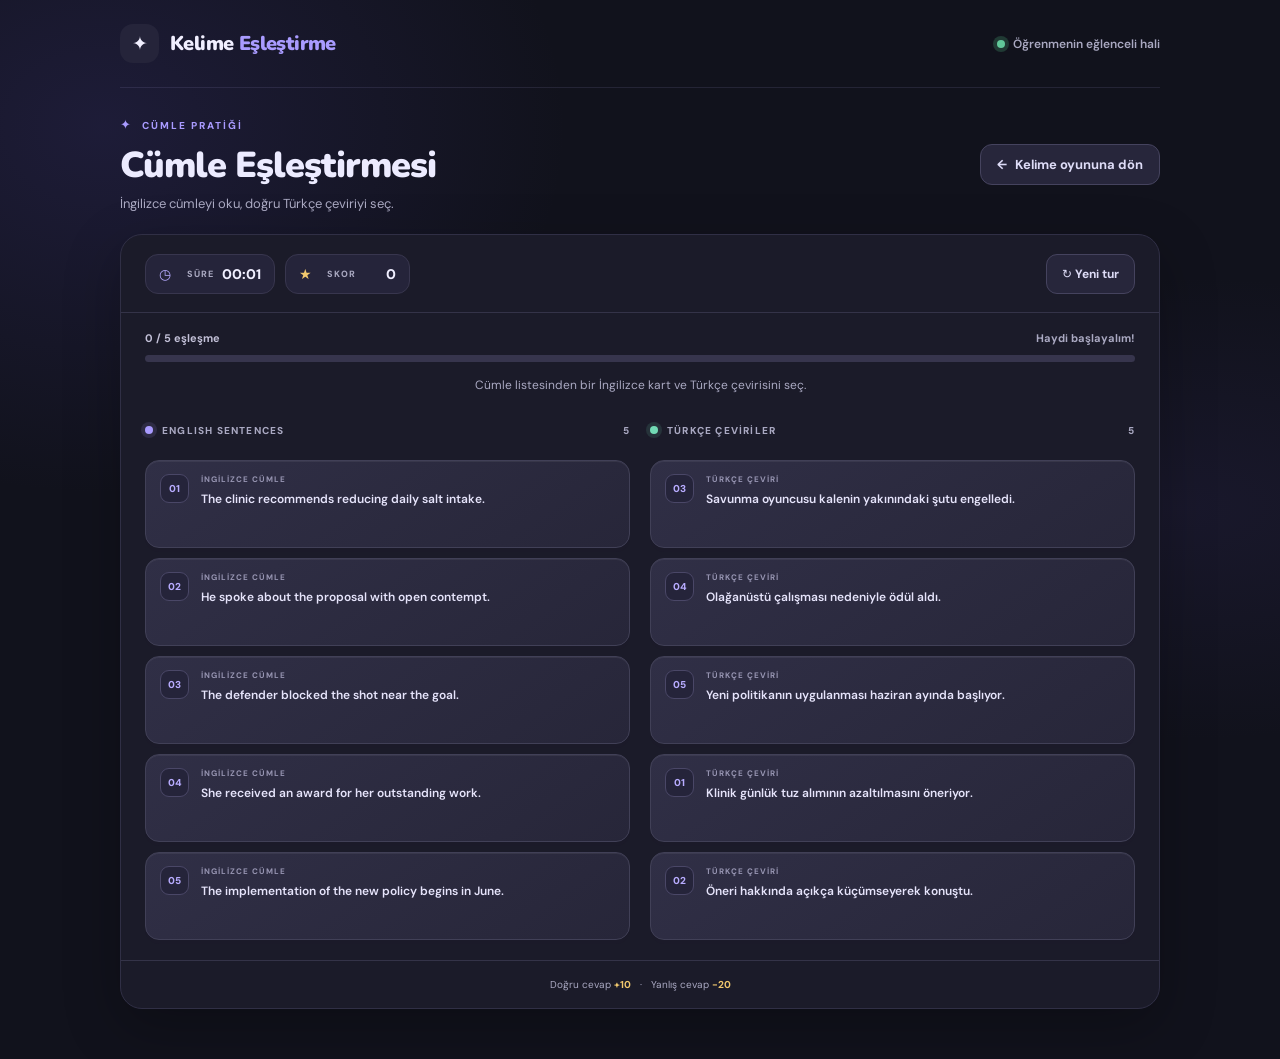
<file: cümlealistirma.html>
<!doctype html>
<html lang="tr">
  <head>
    <meta charset="utf-8">
    <meta name="viewport" content="width=device-width, initial-scale=1">
    <meta name="theme-color" content="#11121c">
    <meta name="description" content="Cümle eşleştirme oyunu.">
    <title>Cümle Eşleştirmesi — İngilizce Öğren</title>
    <link rel="preconnect" href="https://fonts.googleapis.com">
    <link rel="preconnect" href="https://fonts.gstatic.com" crossorigin>
    <link href="https://fonts.googleapis.com/css2?family=DM+Sans:wght@400;500;600;700;800&family=Nunito:wght@600;700;800;900&display=swap" rel="stylesheet">
    <link rel="stylesheet" href="styleingilizce.css">
    <script defer src="cümlealistirma.js"></script>
  </head>
  <body>
    <div class="page-shell">
      <header class="topbar">
        <a class="brand" href="./kelimeeslestirme.html" aria-label="Kelime eşleştirme oyununa dön">
          <span class="brand-icon" aria-hidden="true">✦</span>
          <span>Kelime <span class="brand-accent">Eşleştirme</span></span>
        </a>
        <div class="topbar-note"><span class="online-dot"></span> Öğrenmenin eğlenceli hali</div>
      </header>

      <main class="sentence-page-main">
        <section class="sentence-game" aria-labelledby="sentence-page-title">
          <header class="sentence-game-heading">
            <div>
              <div class="eyebrow"><span aria-hidden="true">✦</span> CÜMLE PRATİĞİ</div>
              <h1 id="sentence-page-title">Cümle Eşleştirmesi</h1>
              <p>İngilizce cümleyi oku, doğru Türkçe çeviriyi seç.</p>
            </div>
            <a class="sentence-page-back" href="./kelimeeslestirme.html">
              <span aria-hidden="true">←</span>
              Kelime oyununa dön
            </a>
          </header>

          <section class="sentence-game-card" aria-label="Cümle eşleştirme oyunu">
            <div class="sentence-toolbar">
              <div class="sentence-stats" aria-label="Oyun istatistikleri">
                <div class="sentence-stat">
                  <span aria-hidden="true">◷</span>
                  <span class="sentence-stat-label">SÜRE</span>
                  <output id="sentence-timer" aria-live="off">00:00</output>
                </div>
                <div class="sentence-stat sentence-score">
                  <span aria-hidden="true">★</span>
                  <span class="sentence-stat-label">SKOR</span>
                  <output id="sentence-score" aria-live="polite">0</output>
                </div>
              </div>
              <button class="sentence-restart" id="sentence-restart" type="button">↻ Yeni tur</button>
            </div>

            <div class="sentence-progress">
              <div class="sentence-progress-label">
                <span id="sentence-progress-text">0 / 5 eşleşme</span>
                <span id="sentence-progress-encouragement">Haydi başlayalım!</span>
              </div>
              <div class="sentence-progress-track" role="progressbar" aria-label="Cümle eşleştirme ilerlemesi" aria-valuemin="0" aria-valuemax="5" aria-valuenow="0">
                <span id="sentence-progress-fill"></span>
              </div>
            </div>

            <p class="sentence-message" id="sentence-message" role="status" aria-live="polite">Cümle listesinden bir İngilizce kart ve Türkçe çevirisini seç.</p>

            <div class="sentence-columns">
              <section class="sentence-column" aria-labelledby="english-sentences-heading">
                <h2 id="english-sentences-heading"><span class="sentence-dot"></span> ENGLISH SENTENCES <span id="english-sentence-count">5</span></h2>
                <div class="sentence-list" id="english-sentences"></div>
              </section>
              <section class="sentence-column" aria-labelledby="turkish-sentences-heading">
                <h2 id="turkish-sentences-heading"><span class="sentence-dot turkish-sentence-dot"></span> TÜRKÇE ÇEVİRİLER <span id="turkish-sentence-count">5</span></h2>
                <div class="sentence-list" id="turkish-sentences"></div>
              </section>
            </div>

            <footer class="sentence-footer">
              <span>Doğru cevap <strong>+10</strong></span>
              <span aria-hidden="true">·</span>
              <span>Yanlış cevap <strong>−20</strong></span>
            </footer>
          </section>
        </section>
      </main>
    </div>
    <div class="milestone-toast" id="sentence-milestone-toast" role="status" aria-live="polite" hidden></div>
  </body>
</html>
</file>
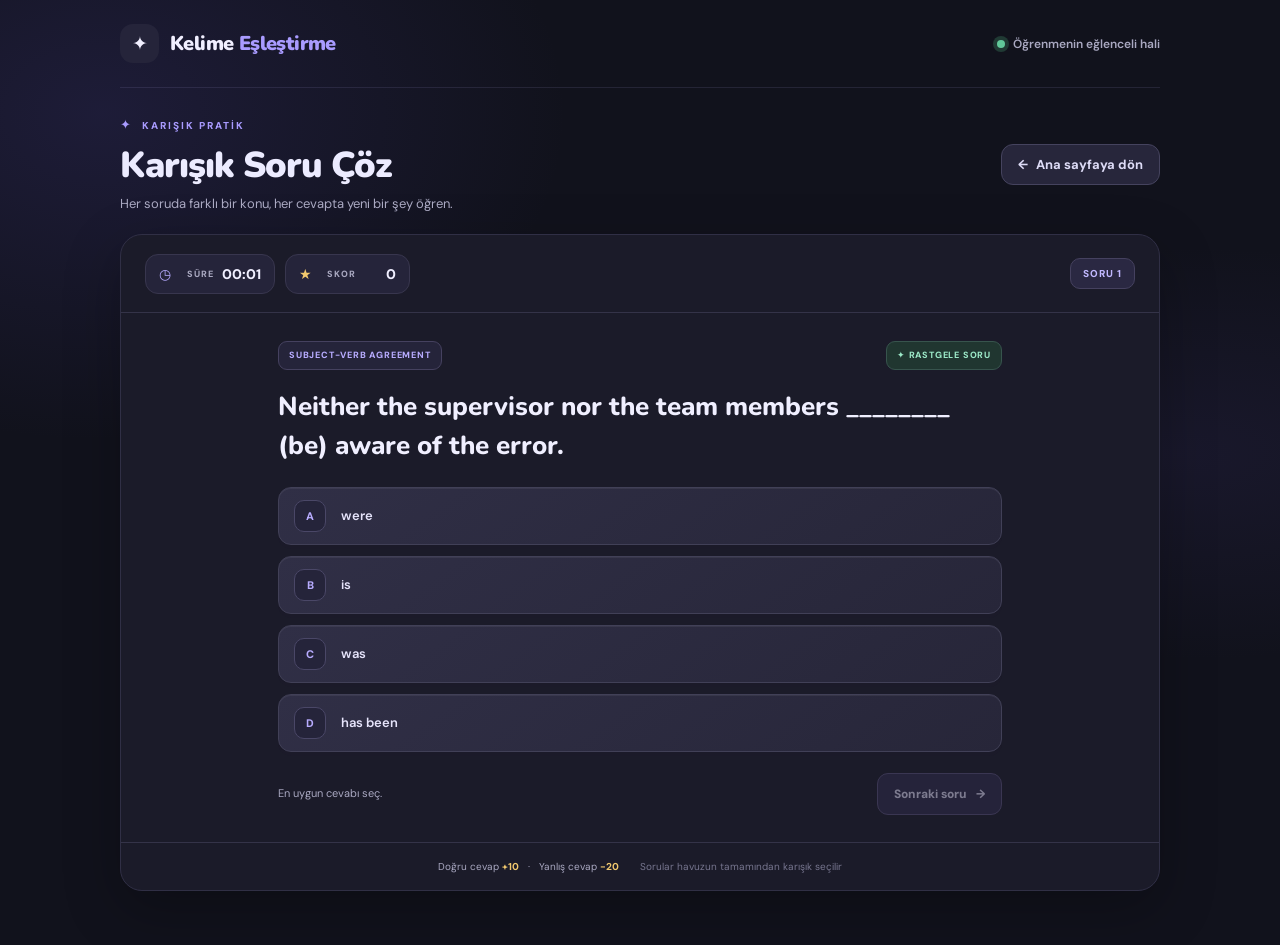
<file: karisiksoru.html>
<!doctype html>
<html lang="tr">
  <head>
    <meta charset="utf-8">
    <meta name="viewport" content="width=device-width, initial-scale=1">
    <meta name="theme-color" content="#11121c">
    <meta name="description" content="İngilizce zamanlar ve dil bilgisi konularında rastgele sorular çöz.">
    <title>Karışık Soru Çöz — İngilizce Öğren</title>
    <link rel="preconnect" href="https://fonts.googleapis.com">
    <link rel="preconnect" href="https://fonts.gstatic.com" crossorigin>
    <link href="https://fonts.googleapis.com/css2?family=DM+Sans:wght@400;500;600;700;800&family=Nunito:wght@600;700;800;900&display=swap" rel="stylesheet">
    <link rel="stylesheet" href="styleingilizce.css">
    <script defer src="karisiksoru.js"></script>
  </head>
  <body>
    <div class="page-shell">
      <header class="topbar">
        <a class="brand" href="./kelimeeslestirme.html" aria-label="Kelime eşleştirme ana sayfa">
          <span class="brand-icon" aria-hidden="true">✦</span>
          <span>Kelime <span class="brand-accent">Eşleştirme</span></span>
        </a>
        <div class="topbar-note"><span class="online-dot"></span> Öğrenmenin eğlenceli hali</div>
      </header>

      <main class="quiz-page-main">
        <section class="quiz-page" aria-labelledby="quiz-title">
          <header class="quiz-page-heading">
            <div>
              <div class="eyebrow"><span aria-hidden="true">✦</span> KARIŞIK PRATİK</div>
              <h1 id="quiz-title">Karışık Soru Çöz</h1>
              <p>Her soruda farklı bir konu, her cevapta yeni bir şey öğren.</p>
            </div>
            <a class="sentence-page-back" href="./kelimeeslestirme.html">
              <span aria-hidden="true">←</span>
              Ana sayfaya dön
            </a>
          </header>

          <section class="quiz-card" aria-label="İngilizce karışık soru oyunu">
            <div class="quiz-toolbar">
              <div class="quiz-stats" aria-label="Oyun istatistikleri">
                <div class="quiz-stat">
                  <span aria-hidden="true">◷</span>
                  <span class="quiz-stat-label">SÜRE</span>
                  <output id="quiz-timer" aria-live="off">00:00</output>
                </div>
                <div class="quiz-stat quiz-score">
                  <span aria-hidden="true">★</span>
                  <span class="quiz-stat-label">SKOR</span>
                  <output id="quiz-score" aria-live="polite">0</output>
                </div>
              </div>
              <div class="quiz-question-count" id="quiz-question-count">SORU 1</div>
            </div>

            <div class="quiz-content">
              <div class="quiz-topic-row">
                <span class="quiz-topic" id="quiz-topic">SORU HAVUZU YÜKLENİYOR</span>
                <span class="quiz-random-badge"><span aria-hidden="true">✦</span> RASTGELE SORU</span>
              </div>
              <h2 class="quiz-question" id="quiz-question">Sorular yükleniyor...</h2>
              <div class="quiz-options" id="quiz-options" role="group" aria-label="Cevap seçenekleri"></div>
              <section class="quiz-feedback" id="quiz-feedback" aria-live="polite" hidden>
                <div class="quiz-feedback-title" id="quiz-feedback-title"></div>
                <p id="quiz-explanation"></p>
              </section>
              <div class="quiz-actions">
                <p class="quiz-status" id="quiz-status" role="status" aria-live="polite">Soru havuzu yükleniyor...</p>
                <button class="quiz-next-button" id="quiz-next" type="button" disabled>Sonraki soru <span aria-hidden="true">→</span></button>
              </div>
            </div>
            <footer class="quiz-footer">
              <span>Doğru cevap <strong>+10</strong></span>
              <span aria-hidden="true">·</span>
              <span>Yanlış cevap <strong>−20</strong></span>
              <span class="quiz-footer-note">Sorular havuzun tamamından karışık seçilir</span>
            </footer>
          </section>
        </section>
      </main>
    </div>
    <div class="milestone-toast" id="quiz-milestone-toast" role="status" aria-live="polite" hidden></div>
  </body>
</html>
</file>
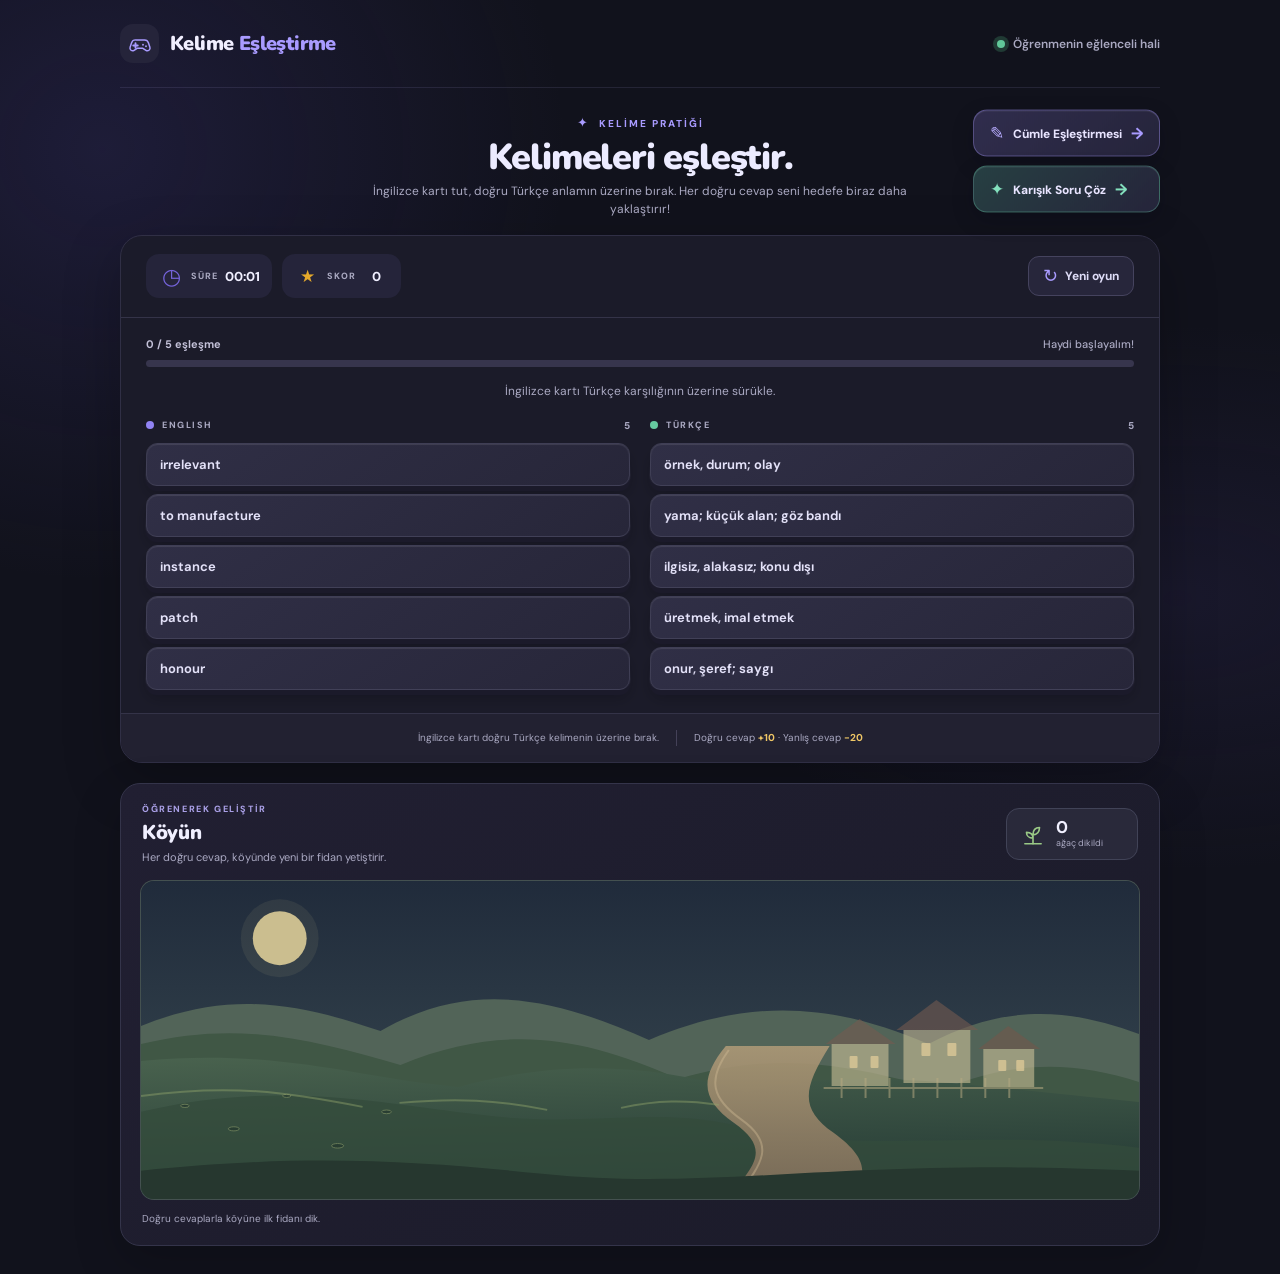
<file: kelimeeslestirme.html>
<!doctype html>
<html lang="tr">
  <head>
    <meta charset="utf-8">
    <meta name="viewport" content="width=device-width, initial-scale=1">
    <meta name="theme-color" content="#11121c">
    <meta name="description" content="İngilizce kelimeleri Türkçe anlamlarıyla eşleştirerek öğren.">
    <title>Kelime Eşleştirme — İngilizce Öğren</title>
    <link rel="preconnect" href="https://fonts.googleapis.com">
    <link rel="preconnect" href="https://fonts.gstatic.com" crossorigin>
    <link href="https://fonts.googleapis.com/css2?family=DM+Sans:wght@400;500;600;700;800&family=Nunito:wght@600;700;800;900&display=swap" rel="stylesheet">
    <link rel="stylesheet" href="styleingilizce.css">
    <script defer src="kelimeeslestirme.js"></script>
  </head>
  <body>
    <div class="milestone-toast" id="milestone-toast" role="status" aria-live="polite" hidden></div>
    <div class="page-shell">
      <header class="topbar">
        <a class="brand" href="./kelimeeslestirme.html" aria-label="Kelime Eşleştirme ana sayfa">
          <span class="brand-icon" aria-hidden="true">
            <svg viewBox="0 0 32 32" focusable="false">
              <path d="M10 10.5h12a5.5 5.5 0 0 1 5.2 3.8l2 6.1a3.5 3.5 0 0 1-5.3 4l-4.1-2.7h-7.6l-4.1 2.7a3.5 3.5 0 0 1-5.3-4l2-6.1a5.5 5.5 0 0 1 5.2-3.8Z" fill="none" stroke="currentColor" stroke-width="2" stroke-linejoin="round"/>
              <path d="M10 15v6m-3-3h6m7-1h.01M24 19h.01" fill="none" stroke="currentColor" stroke-width="2.5" stroke-linecap="round"/>
            </svg>
          </span>
          <span>Kelime <span class="brand-accent">Eşleştirme</span></span>
        </a>
        <div class="topbar-note"><span class="online-dot"></span> Öğrenmenin eğlenceli hali</div>
      </header>

      <main>
        <section class="intro" aria-labelledby="page-title">
          <div class="intro-content">
            <div class="eyebrow"><span aria-hidden="true">✦</span> KELİME PRATİĞİ</div>
            <h1 id="page-title">Kelimeleri eşleştir.</h1>
            <p class="intro-copy">İngilizce kartı tut, doğru Türkçe anlamın üzerine bırak. Her doğru cevap seni hedefe biraz daha yaklaştırır!</p>
          </div>
          <nav class="intro-game-links" aria-label="Diğer oyun modları">
            <a class="sentence-match-link" href="./cümlealistirma.html">
              <span class="sentence-match-icon" aria-hidden="true">✎</span>
              Cümle Eşleştirmesi
              <span class="sentence-match-arrow" aria-hidden="true">→</span>
            </a>
            <a class="sentence-match-link quiz-match-link" href="./karisiksoru.html">
              <span class="sentence-match-icon" aria-hidden="true">✦</span>
              Karışık Soru Çöz
              <span class="sentence-match-arrow" aria-hidden="true">→</span>
            </a>
          </nav>
        </section>

        <section class="game-card" aria-label="Kelime eşleştirme oyunu">
          <div class="game-toolbar">
            <div class="stats" aria-label="Oyun istatistikleri">
              <div class="stat-pill timer-pill">
                <span class="stat-icon timer-icon" aria-hidden="true">◷</span>
                <span class="stat-label">SÜRE</span>
                <output class="stat-value" id="timer" aria-live="off">00:00</output>
              </div>
              <div class="stat-pill score-pill">
                <span class="stat-icon score-icon" aria-hidden="true">★</span>
                <span class="stat-label">SKOR</span>
                <output class="stat-value" id="score" aria-live="polite">0</output>
              </div>
            </div>
            <button class="restart-button" id="restart-button" type="button">
              <span aria-hidden="true">↻</span> Yeni oyun
            </button>
          </div>

          <div class="progress-row">
            <div class="progress-label">
              <span id="progress-text">0 / 5 eşleşme</span>
              <span class="progress-encouragement" id="progress-encouragement">Haydi başlayalım!</span>
            </div>
            <div class="progress-track" id="progress-track" role="progressbar" aria-label="Eşleşme ilerlemesi" aria-valuemin="0" aria-valuemax="5" aria-valuenow="0">
              <span class="progress-fill" id="progress-fill"></span>
            </div>
          </div>

          <p class="game-message" id="game-message" role="status" aria-live="polite">İngilizce kartı Türkçe karşılığının üzerine sürükle.</p>

          <div class="match-columns">
            <section class="word-column" aria-labelledby="english-heading">
              <h2 class="column-heading" id="english-heading"><span class="language-dot english-dot"></span> ENGLISH <span class="column-count" id="english-count"></span></h2>
              <div class="word-list" id="english-list"></div>
            </section>
            <section class="word-column" aria-labelledby="turkish-heading">
              <h2 class="column-heading" id="turkish-heading"><span class="language-dot turkish-dot"></span> TÜRKÇE <span class="column-count" id="turkish-count"></span></h2>
              <div class="word-list" id="turkish-list"></div>
            </section>
          </div>

          <footer class="game-footer">
            <div class="footer-tip">İngilizce kartı doğru Türkçe kelimenin üzerine bırak.</div>
            <div class="footer-divider" aria-hidden="true"></div>
            <div class="footer-tip">Doğru cevap <strong>+10</strong> · Yanlış cevap <strong>−20</strong></div>
          </footer>
        </section>

        <section class="example-panel" id="example-panel" aria-label="Eşleşen kelime için örnek cümle" aria-live="polite" hidden>
          <div class="example-marker" aria-hidden="true"></div>
          <div class="example-content">
            <div class="example-heading"><span class="example-label">ÖRNEK CÜMLE</span><span class="example-type" id="example-type"></span></div>
            <p class="example-english" id="example-english"></p>
            <p class="example-turkish" id="example-turkish"></p>
          </div>
        </section>

        <section class="village-panel" aria-labelledby="village-heading">
          <header class="village-header">
            <div class="village-title-group">
              <p class="village-kicker">ÖĞRENEREK GELİŞTİR</p>
              <h2 id="village-heading">Köyün</h2>
              <p class="village-description">Her doğru cevap, köyünde yeni bir fidan yetiştirir.</p>
            </div>
            <div class="village-counter" aria-live="polite">
              <svg viewBox="0 0 32 32" aria-hidden="true" focusable="false">
                <path d="M16 28V16m0 5c-5 0-8-3-8-7 5 0 8 2 8 7Zm0-4c0-6 3-9 8-9 0 5-3 9-8 9Z" fill="none" stroke="currentColor" stroke-width="2" stroke-linecap="round" stroke-linejoin="round"/>
                <path d="M6 28h20" fill="none" stroke="currentColor" stroke-width="2" stroke-linecap="round"/>
              </svg>
              <span class="village-count-copy"><strong id="tree-count">0</strong><span>ağaç dikildi</span></span>
            </div>
          </header>
          <div class="village-scene">
            <svg class="village-landscape" viewBox="0 0 1000 320" role="img" aria-labelledby="village-scene-title village-scene-description" preserveAspectRatio="xMidYMid slice">
              <title id="village-scene-title">Gelişen köy manzarası</title>
              <desc id="village-scene-description">Doğru cevaplarla köyün çevresine ağaçlar dikilir ve yeşil alan büyür.</desc>
              <defs>
                <linearGradient id="village-sky" x1="0" y1="0" x2="0" y2="1">
                  <stop offset="0" stop-color="#202b3b"/>
                  <stop offset="1" stop-color="#3b4c53"/>
                </linearGradient>
                <linearGradient id="village-ground" x1="0" y1="0" x2="0.25" y2="1">
                  <stop offset="0" stop-color="#49624e"/>
                  <stop offset="1" stop-color="#263c36"/>
                </linearGradient>
                <linearGradient id="village-road" x1="0" y1="0" x2="0" y2="1">
                  <stop offset="0" stop-color="#b19b78"/>
                  <stop offset="1" stop-color="#806d5a"/>
                </linearGradient>
                <linearGradient id="tree-leaves" x1="0" y1="0" x2="1" y2="1">
                  <stop offset="0" stop-color="#9dbb79"/>
                  <stop offset="1" stop-color="#547b57"/>
                </linearGradient>
                <linearGradient id="tree-leaves-shadow" x1="0" y1="0" x2="0" y2="1">
                  <stop offset="0" stop-color="#739866"/>
                  <stop offset="1" stop-color="#3c634d"/>
                </linearGradient>
                <filter id="tree-shadow" x="-80%" y="-80%" width="260%" height="260%">
                  <feGaussianBlur stdDeviation="2"/>
                </filter>
                <g id="village-tree-template">
                  <ellipse cx="0" cy="2" rx="15" ry="4" fill="#172722" opacity=".48"/>
                  <path d="M-2 1 0-17l4 18Z" fill="#725a42"/>
                  <path d="M0-11c-10 1-13-5-10-11-1-6 4-9 9-7 2-8 13-7 14 1 7 3 7 11 2 15-2 3-8 4-15 2Z" fill="url(#tree-leaves)"/>
                  <path d="M-9-13c4-3 9-3 15-1 3 1 5 0 8-2-1 7-7 10-14 9-5 0-8-2-9-6Z" fill="url(#tree-leaves-shadow)" opacity=".88"/>
                  <path d="M-5-25c2-2 5-2 7-1" fill="none" stroke="#d0d9a0" stroke-width="1.2" stroke-linecap="round" opacity=".7"/>
                </g>
              </defs>
              <rect width="1000" height="320" fill="url(#village-sky)"/>
              <circle cx="139" cy="58" r="27" fill="#e5d39b" opacity=".86"/>
              <circle cx="139" cy="58" r="39" fill="#e5d39b" opacity=".08"/>
              <path d="M0 146c91-37 159-22 240 5 90-52 173-34 269 9 112-48 197-31 280 4 82-43 145-34 211-10v75H0Z" fill="#526458"/>
              <path d="M0 164c103-25 178-2 260 21 102-42 182-29 278 14 103-30 175-13 264 11 77-32 136-27 198-8v58H0Z" fill="#405745"/>
              <path d="M0 181c140-13 215 17 318 26 100-27 191-24 288 5 109-26 198-9 394 10v98H0Z" fill="url(#village-ground)"/>
              <path d="M0 232c142-34 250-6 358 5 95 9 162-10 239 9 126 31 231 1 403 22v52H0Z" fill="#344b3c" opacity=".76"/>
              <path d="M586 166c-28 34-23 55 8 77 38 27 21 43-8 77h126c17-26 16-42-18-67-34-24-31-44-4-87Z" fill="url(#village-road)" opacity=".86"/>
              <path d="M589 170c-22 30-17 49 13 70 35 25 20 44-5 77" fill="none" stroke="#d0b995" stroke-width="2" opacity=".42"/>
              <path d="M0 216c90-12 145-4 222 11m37-4c58-5 97-3 148 7m74-2c37-8 65-8 98-3" fill="none" stroke="#90a46a" stroke-width="2" opacity=".45"/>
              <g opacity=".56" fill="#d3c69c">
                <path d="M692 164h57v42h-57z"/><path d="m686 164 34-25 36 25Z" fill="#765b50"/>
                <path d="M764 150h67v53h-67z"/><path d="m757 150 40-30 42 30Z" fill="#785b50"/>
                <path d="M844 169h51v38h-51z"/><path d="m839 169 30-23 32 23Z" fill="#74574a"/>
              </g>
              <g fill="#e5cf9b" opacity=".7">
                <rect x="710" y="176" width="8" height="12" rx="1"/><rect x="731" y="176" width="8" height="12" rx="1"/>
                <rect x="782" y="163" width="9" height="13" rx="1"/><rect x="808" y="163" width="9" height="13" rx="1"/>
                <rect x="859" y="180" width="8" height="11" rx="1"/><rect x="877" y="180" width="8" height="11" rx="1"/>
              </g>
              <path d="M684 208h220M702 198v20m24-20v20m24-20v20m24-20v20m24-20v20m24-20v20m24-20v20m24-20v20" fill="none" stroke="#b7aa82" stroke-width="2" opacity=".53"/>
              <g id="tree-spots" aria-hidden="true"></g>
              <g id="planted-trees" aria-hidden="true"></g>
              <path d="M0 291c170-18 282-9 402 3 173 18 302-17 598-3v29H0Z" fill="#26372f"/>
            </svg>
          </div>
          <p class="village-status" id="village-status" role="status" aria-live="polite">Doğru cevaplarla köyüne ilk fidanı dik.</p>
        </section>

        <section class="city-panel" id="city-panel" aria-labelledby="city-heading" hidden>
          <header class="city-header">
            <div class="city-title-group">
              <p class="city-kicker">YENİ BİR BAŞLANGIÇ</p>
              <h2 id="city-heading">Şehrini kur</h2>
              <p class="city-description">Önce 20 müstakil evle boş arsaları doldur. Ardından her 5 doğru cevapta bir ev apartmana dönüşür.</p>
            </div>
            <div class="city-counters" aria-label="Şehir yapı durumu">
              <div class="city-counter"><strong id="house-count">0</strong><span>müstakil ev</span></div>
              <div class="city-counter apartment-counter"><strong id="apartment-count">0</strong><span>apartman</span></div>
            </div>
          </header>
          <div class="city-progress-row">
            <span id="city-progress-text">0 / 100 doğru cevap</span>
            <div class="city-progress-track" id="city-progress-track" role="progressbar" aria-label="Şehir kurma ilerlemesi" aria-valuemin="0" aria-valuemax="100" aria-valuenow="0">
              <span class="city-progress-fill" id="city-progress-fill"></span>
            </div>
          </div>
          <div class="city-scene">
            <svg class="city-landscape" viewBox="0 0 1000 560" role="img" aria-labelledby="city-scene-title city-scene-description" preserveAspectRatio="xMidYMid slice">
              <title id="city-scene-title">Doğru cevaplarla gelişen şehir</title>
              <desc id="city-scene-description">Boş arazide her doğru cevapla müstakil evler, her beş cevapta bir de apartman yükselir. Yoldan araçlar geçer ve evlerden ara sıra konuşma balonları çıkar.</desc>
              <defs>
                <linearGradient id="city-sky" x1="0" y1="0" x2="0" y2="1">
                  <stop offset="0" stop-color="#222c42"/>
                  <stop offset="1" stop-color="#59616a"/>
                </linearGradient>
                <linearGradient id="city-land" x1="0" y1="0" x2="0" y2="1">
                  <stop offset="0" stop-color="#66694f"/>
                  <stop offset="1" stop-color="#343d38"/>
                </linearGradient>
                <linearGradient id="city-road" x1="0" y1="0" x2="0" y2="1">
                  <stop offset="0" stop-color="#8d8a7d"/>
                  <stop offset="1" stop-color="#62636a"/>
                </linearGradient>
              </defs>
              <rect width="1000" height="560" fill="url(#city-sky)"/>
              <circle cx="846" cy="79" r="25" fill="#e7d59e" opacity=".78"/>
              <path d="M0 207c118-37 228-23 340 2 116-43 222-28 330 5 104-32 209-24 330 5v72H0Z" fill="#687064"/>
              <path d="M0 250c178-27 293-6 421 17 157-33 315-14 579 12v281H0Z" fill="url(#city-land)"/>
              <path d="M0 302h1000v62H0zm0 147h1000v57H0z" fill="url(#city-road)" opacity=".94"/>
              <path d="M0 302h1000m-1000 62h1000M0 449h1000m-1000 57h1000" fill="none" stroke="#c6b895" stroke-width="2" opacity=".44"/>
              <path d="M0 302h1000v207H0z" fill="none" stroke="#8a9a77" stroke-width="2" opacity=".25"/>
              <g fill="none" stroke="#d5c8a6" stroke-width="2" stroke-dasharray="13 16" opacity=".55">
                <path d="M0 333h1000M0 476h1000"/>
              </g>
              <g id="city-plots" aria-hidden="true"></g>
              <g id="city-buildings" aria-hidden="true"></g>
              <g class="city-vehicle" transform="translate(0 341)" aria-hidden="true">
                <g class="city-vehicle-motion city-vehicle-east">
                  <path d="M-47 2h7l8-13c2-3 5-5 9-5h20c4 0 7 2 10 5l9 13h7c3 0 5 2 5 5v7h-80V7c0-3 2-5 5-5Z" fill="#d68a5e" stroke="#604e48" stroke-width="2"/>
                  <path d="m-28-12-7 12h20v-14h-9c-2 0-3 1-4 2Zm17-2v14h22l-8-12c-1-1-3-2-5-2Z" fill="#a9c5c5" stroke="#604e48" stroke-width="1.5"/>
                  <circle cx="-28" cy="14" r="7" fill="#292d35" stroke="#c5bda6" stroke-width="2"/>
                  <circle cx="30" cy="14" r="7" fill="#292d35" stroke="#c5bda6" stroke-width="2"/>
                  <circle cx="49" cy="5" r="2" fill="#f4dfa0"/>
                </g>
              </g>
              <g class="city-vehicle" transform="translate(0 475)" aria-hidden="true">
                <g class="city-vehicle-motion city-vehicle-west">
                  <path d="M-48 2h7l8-13c2-3 5-5 9-5h20c4 0 7 2 10 5l9 13h7c3 0 5 2 5 5v7h-80V7c0-3 2-5 5-5Z" fill="#7896bd" stroke="#485363" stroke-width="2"/>
                  <path d="m-28-12-7 12h20v-14h-9c-2 0-3 1-4 2Zm17-2v14h22l-8-12c-1-1-3-2-5-2Z" fill="#a9c5c5" stroke="#485363" stroke-width="1.5"/>
                  <circle cx="-28" cy="14" r="7" fill="#292d35" stroke="#c5bda6" stroke-width="2"/>
                  <circle cx="30" cy="14" r="7" fill="#292d35" stroke="#c5bda6" stroke-width="2"/>
                  <circle cx="-49" cy="5" r="2" fill="#f4dfa0"/>
                </g>
              </g>
              <g id="city-dialogue" aria-live="polite"></g>
              <g fill="#d9d0b6" opacity=".8">
                <rect x="489" y="326" width="22" height="3" rx="1.5"/>
                <rect x="489" y="474" width="22" height="3" rx="1.5"/>
              </g>
            </svg>
          </div>
          <p class="city-status" id="city-status" role="status" aria-live="polite">Şehir arazin hazır. İlk doğru cevabınla bir ev inşa et.</p>
        </section>

        <section class="space-panel" id="space-panel" aria-labelledby="space-heading" hidden>
          <header class="space-header">
            <div class="space-title-group">
              <p class="space-kicker">YENİ BİR UFUK</p>
              <h2 id="space-heading">Uzay kolonisi</h2>
              <p class="space-description">Doğru cevaplarla Ay üssünü kur, enerji ağını büyüt ve kolonini yörüngeye taşı.</p>
            </div>
            <div class="space-counters" aria-label="Uzay kolonisi durumu">
              <div class="space-counter"><strong id="space-module-count">0</strong><span>üs modülü</span></div>
              <div class="space-counter orbit-counter"><strong id="space-level">1</strong><span>koloni seviyesi</span></div>
            </div>
          </header>
          <div class="space-progress-row">
            <span id="space-progress-text">0 doğru cevap</span>
            <span class="space-next-milestone" id="space-next-milestone">İlk üs modülü</span>
          </div>
          <div class="space-scene">
            <svg class="space-landscape" viewBox="0 0 1000 520" role="img" aria-labelledby="space-scene-title space-scene-description" preserveAspectRatio="xMidYMid slice">
              <title id="space-scene-title">Gelişen Ay kolonisi</title>
              <desc id="space-scene-description">Doğru cevaplarla Ay yüzeyinde yaşam modülleri, enerji panelleri ve keşif araçları kurulur; yörüngede araçlar hareket eder.</desc>
              <defs>
                <linearGradient id="space-sky" x1="0" y1="0" x2="0" y2="1">
                  <stop offset="0" stop-color="#090f24"/>
                  <stop offset="1" stop-color="#232a42"/>
                </linearGradient>
                <linearGradient id="space-moon" x1="0" y1="0" x2="0.2" y2="1">
                  <stop offset="0" stop-color="#9695a1"/>
                  <stop offset="1" stop-color="#4d5365"/>
                </linearGradient>
                <linearGradient id="space-module" x1="0" y1="0" x2="0" y2="1">
                  <stop offset="0" stop-color="#e2e4df"/>
                  <stop offset="1" stop-color="#8f9aa5"/>
                </linearGradient>
                <radialGradient id="space-planet-glow">
                  <stop offset="0" stop-color="#84a8db" stop-opacity=".35"/>
                  <stop offset="1" stop-color="#84a8db" stop-opacity="0"/>
                </radialGradient>
              </defs>
              <rect width="1000" height="520" fill="url(#space-sky)"/>
              <circle cx="820" cy="110" r="102" fill="url(#space-planet-glow)"/>
              <circle cx="820" cy="110" r="57" fill="#5679a8"/>
              <path d="M772 94c18-21 39-30 68-22 14 4 25 12 32 24-18 10-30 11-45 7-17-5-32-9-55-9Z" fill="#7894ad" opacity=".72"/>
              <path d="M787 144c22-17 51-22 78-11-11 19-27 31-51 34-13-5-22-12-27-23Z" fill="#405d85" opacity=".78"/>
              <g class="space-stars" fill="#eef2ff" aria-hidden="true">
                <circle cx="52" cy="51" r="2"/><circle cx="134" cy="124" r="1.5"/><circle cx="222" cy="57" r="2"/>
                <circle cx="312" cy="155" r="1.4"/><circle cx="407" cy="76" r="1.7"/><circle cx="489" cy="129" r="2"/>
                <circle cx="598" cy="50" r="1.5"/><circle cx="692" cy="177" r="1.8"/><circle cx="919" cy="54" r="1.5"/>
                <circle cx="956" cy="190" r="2"/><circle cx="81" cy="214" r="1.3"/><circle cx="546" cy="209" r="1.4"/>
              </g>
              <path d="M0 337c116-32 216-15 316 4 121-30 240-22 355 5 114-29 212-17 329 5v169H0Z" fill="url(#space-moon)"/>
              <path d="M0 390c124-25 247-5 366 9 137 16 243-24 369-9 92 11 170 20 265 4v126H0Z" fill="#626879" opacity=".72"/>
              <g class="space-craters" fill="#454d60" opacity=".58">
                <ellipse cx="86" cy="428" rx="39" ry="8"/><ellipse cx="364" cy="473" rx="53" ry="10"/>
                <ellipse cx="697" cy="408" rx="32" ry="7"/><ellipse cx="924" cy="472" rx="47" ry="9"/>
              </g>
              <path d="M0 337c116-32 216-15 316 4 121-30 240-22 355 5 114-29 212-17 329 5" fill="none" stroke="#c5c9d2" stroke-width="2" opacity=".55"/>
              <g id="space-plots" aria-hidden="true"></g>
              <g id="space-installations" aria-hidden="true"></g>
              <g id="space-satellites" aria-hidden="true"></g>
              <g class="space-shuttle" aria-hidden="true">
                <g class="space-shuttle-motion">
                  <path d="m-27 0 15-8h28l15 8-15 8h-28Z" fill="#e4e9ef" stroke="#7f98bc" stroke-width="2"/>
                  <path d="M-8-7h17l7-14-3-2L2-9h-4l-9-14-3 2Z" fill="#8ab9d8" stroke="#c4d5e7" stroke-width="1.5"/>
                  <circle cx="0" cy="0" r="4" fill="#f1d894"/>
                </g>
              </g>
            </svg>
          </div>
          <p class="space-status" id="space-status" role="status" aria-live="polite">Uzay arazin hazır. İlk doğru cevabınla Ay üssünün temellerini at.</p>
        </section>
      </main>
    </div>

  </body>
</html>
</file>
<file: style.css>
/* ===== RESET & BASE ===== */
*, *::before, *::after { box-sizing: border-box; margin: 0; padding: 0; }

:root {
  --bg: #060b18;
  --bg2: #0d1525;
  --bg3: #111e35;
  --accent: #5b8cf5;
  --accent2: #a78bfa;
  --accent3: #34d399;
  --text: #e8edf8;
  --muted: #7a8aaa;
  --card: rgba(255,255,255,0.04);
  --card-border: rgba(255,255,255,0.07);
  --radius: 18px;
  --radius-sm: 10px;
  --transition: 0.35s cubic-bezier(0.4,0,0.2,1);
  --shadow: 0 8px 40px rgba(0,0,0,0.45);
  --glow: 0 0 30px rgba(91,140,245,0.25);
}

html { scroll-behavior: smooth; }

body {
  background: var(--bg);
  color: var(--text);
  font-family: 'Inter', sans-serif;
  line-height: 1.7;
  overflow-x: hidden;
}

.highlight { background: linear-gradient(135deg, var(--accent), var(--accent2)); -webkit-background-clip: text; -webkit-text-fill-color: transparent; background-clip: text; }

/* ===== SCROLLBAR ===== */
::-webkit-scrollbar { width: 6px; }
::-webkit-scrollbar-track { background: var(--bg); }
::-webkit-scrollbar-thumb { background: var(--accent); border-radius: 6px; }

/* ===== NAVBAR ===== */
.navbar {
  position: fixed; top: 0; left: 0; right: 0;
  z-index: 1000;
  display: flex; align-items: center; justify-content: space-between;
  padding: 1.1rem 5%;
  background: transparent;
  transition: background var(--transition), box-shadow var(--transition);
}
.navbar.scrolled {
  background: rgba(6,11,24,0.92);
  backdrop-filter: blur(20px);
  box-shadow: 0 2px 30px rgba(0,0,0,0.5);
}
.nav-logo {
  font-size: 1.4rem; font-weight: 800;
  background: linear-gradient(135deg, var(--accent), var(--accent2));
  -webkit-background-clip: text; -webkit-text-fill-color: transparent; background-clip: text;
  letter-spacing: 2px;
}
.nav-links { display: flex; list-style: none; gap: 2rem; align-items: center; }
.nav-links a {
  color: var(--muted); text-decoration: none; font-weight: 500;
  font-size: 0.95rem; transition: color var(--transition);
}
.nav-links a:hover { color: var(--text); }
.btn-nav {
  background: linear-gradient(135deg, var(--accent), var(--accent2)) !important;
  -webkit-background-clip: unset !important; -webkit-text-fill-color: unset !important; background-clip: unset !important;
  color: #fff !important;
  padding: 0.5rem 1.3rem; border-radius: 50px;
  font-weight: 600 !important;
}
.hamburger { display: none; background: none; border: none; color: var(--text); font-size: 1.5rem; cursor: pointer; }

/* ===== HERO ===== */
.hero {
  min-height: 100vh;
  display: flex; flex-direction: column; align-items: center; justify-content: center;
  position: relative; overflow: hidden;
  padding: 0 5%;
  text-align: center;
}
.hero-bg {
  position: absolute; inset: 0; z-index: 0;
  background: radial-gradient(ellipse at 60% 30%, rgba(91,140,245,0.18) 0%, transparent 60%),
              radial-gradient(ellipse at 20% 80%, rgba(167,139,250,0.15) 0%, transparent 50%);
}
#dnaCanvas { position: absolute; inset: 0; opacity: 0.4; pointer-events: none; z-index: 0; }

.hero-content { position: relative; z-index: 2; max-width: 720px; }
.hero-badge {
  display: inline-flex; align-items: center; gap: 0.5rem;
  background: rgba(91,140,245,0.13);
  border: 1px solid rgba(91,140,245,0.35);
  color: var(--accent);
  padding: 0.45rem 1.2rem; border-radius: 50px;
  font-size: 0.88rem; font-weight: 600;
  margin-bottom: 1.4rem;
  animation: fadeUp 0.8s ease both;
}
.hero-name {
  font-family: 'Playfair Display', serif;
  font-size: clamp(2.8rem, 7vw, 5.2rem);
  font-weight: 700; line-height: 1.1;
  margin-bottom: 1rem;
  animation: fadeUp 0.9s ease both 0.1s;
}
.hero-subtitle {
  color: var(--muted); font-size: 1.1rem;
  margin-bottom: 2.2rem;
  animation: fadeUp 1s ease both 0.2s;
}
.hero-cta {
  display: flex; gap: 1rem; justify-content: center; flex-wrap: wrap;
  margin-bottom: 3rem;
  animation: fadeUp 1.1s ease both 0.3s;
}
.hero-stats {
  display: flex; align-items: center; justify-content: center; gap: 2rem;
  animation: fadeUp 1.2s ease both 0.4s;
}
.stat { display: flex; flex-direction: column; align-items: center; }
.stat-num { font-size: 2rem; font-weight: 800; background: linear-gradient(135deg, var(--accent), var(--accent2)); -webkit-background-clip: text; -webkit-text-fill-color: transparent; background-clip: text; }
.stat-label { font-size: 0.78rem; color: var(--muted); margin-top: -0.2rem; }
.stat-divider { width: 1px; height: 40px; background: var(--card-border); }

.scroll-down {
  position: absolute; bottom: 2rem; left: 50%; transform: translateX(-50%);
  display: flex; flex-direction: column; align-items: center; gap: 0.4rem;
  color: var(--muted); font-size: 0.75rem;
  animation: bounce 2s infinite;
  z-index: 2;
}
.scroll-down span {
  display: block; width: 20px; height: 20px;
  border-right: 2px solid var(--muted);
  border-bottom: 2px solid var(--muted);
  transform: rotate(45deg);
}

/* ===== BUTTONS ===== */
.btn-primary {
  display: inline-flex; align-items: center; gap: 0.5rem;
  background: linear-gradient(135deg, var(--accent), var(--accent2));
  color: #fff; font-weight: 700; font-size: 0.95rem;
  padding: 0.8rem 2rem; border-radius: 50px; border: none;
  text-decoration: none; cursor: pointer;
  transition: transform var(--transition), box-shadow var(--transition);
  box-shadow: 0 4px 20px rgba(91,140,245,0.35);
}
.btn-primary:hover { transform: translateY(-2px); box-shadow: 0 8px 30px rgba(91,140,245,0.5); }

.btn-secondary {
  display: inline-flex; align-items: center; gap: 0.5rem;
  background: transparent;
  color: var(--text); font-weight: 600; font-size: 0.95rem;
  padding: 0.8rem 2rem; border-radius: 50px;
  border: 1px solid var(--card-border);
  text-decoration: none; cursor: pointer;
  transition: border-color var(--transition), background var(--transition);
}
.btn-secondary:hover { background: var(--card); border-color: var(--accent); }

/* ===== SECTIONS ===== */
.section { padding: 6rem 5%; }
.container { max-width: 1100px; margin: 0 auto; }

.section-tag {
  display: inline-block;
  background: rgba(91,140,245,0.12);
  border: 1px solid rgba(91,140,245,0.3);
  color: var(--accent); font-size: 0.82rem; font-weight: 700;
  letter-spacing: 2px; text-transform: uppercase;
  padding: 0.35rem 1rem; border-radius: 50px;
  margin-bottom: 1rem;
}
.section-title { font-family: 'Playfair Display', serif; font-size: clamp(2rem, 4vw, 3rem); font-weight: 700; margin-bottom: 3rem; }

/* ===== ABOUT ===== */
.about { background: var(--bg2); }
.about-grid { display: grid; grid-template-columns: 1fr 1.5fr; gap: 4rem; align-items: center; }
.about-image-wrap { position: relative; display: flex; justify-content: center; }
.about-img-placeholder {
  width: 280px; height: 280px; border-radius: 50%;
  background: linear-gradient(135deg, rgba(91,140,245,0.2), rgba(167,139,250,0.2));
  border: 3px solid var(--card-border);
  display: flex; align-items: center; justify-content: center;
  position: relative; overflow: hidden;
}
.about-photo {
  width: 100%; height: 100%; object-fit: cover;
  border-radius: 50%;
  display: block;
}
.dna-ring {
  position: absolute; inset: -15px; border-radius: 50%;
  border: 2px dashed rgba(91,140,245,0.35);
  animation: spin 20s linear infinite;
}
.about-card-float {
  position: absolute; bottom: 10px; right: -10px;
  background: var(--bg3); border: 1px solid var(--card-border);
  border-radius: var(--radius-sm); padding: 0.75rem 1.1rem;
  display: flex; align-items: center; gap: 0.75rem;
  box-shadow: var(--shadow);
  animation: float 4s ease-in-out infinite;
}
.card-float-icon { font-size: 1.5rem; }
.about-card-float strong { display: block; font-size: 0.88rem; color: var(--text); }
.about-card-float small { color: var(--muted); font-size: 0.76rem; }
.about-text h2 { font-family: 'Playfair Display', serif; font-size: 2.2rem; font-weight: 700; margin-bottom: 1.2rem; }
.about-text p { color: var(--muted); margin-bottom: 1rem; }
.about-info-grid { display: grid; grid-template-columns: 1fr 1fr; gap: 0.8rem; margin-top: 1.5rem; }
.info-item { display: flex; align-items: center; gap: 0.6rem; font-size: 0.88rem; color: var(--muted); }
.info-icon { font-size: 1rem; }

/* ===== SKILLS ===== */
.skills { background: var(--bg); }
.skills-grid { display: grid; grid-template-columns: repeat(auto-fit, minmax(230px, 1fr)); gap: 1.5rem; }
.skill-card {
  background: var(--card); border: 1px solid var(--card-border);
  border-radius: var(--radius); padding: 2rem;
  transition: transform var(--transition), border-color var(--transition), box-shadow var(--transition);
  cursor: default;
}
.skill-card:hover { transform: translateY(-6px); border-color: var(--accent); box-shadow: var(--glow); }
.skill-icon { font-size: 2.2rem; margin-bottom: 1rem; }
.skill-card h3 { font-size: 1rem; font-weight: 700; margin-bottom: 1rem; }
.skill-card ul { list-style: none; }
.skill-card ul li {
  color: var(--muted); font-size: 0.88rem;
  padding: 0.35rem 0; border-bottom: 1px solid var(--card-border);
}
.skill-card ul li::before { content: '→ '; color: var(--accent); }
.skill-card ul li:last-child { border-bottom: none; }

/* ===== PROJECTS ===== */
.projects { background: var(--bg2); }
.projects-grid { display: grid; grid-template-columns: repeat(2, 1fr); gap: 1.5rem; }
.project-card.featured { grid-column: 1 / -1; display: grid; grid-template-columns: 1.2fr 2fr; gap: 0; }
.project-card {
  background: var(--card); border: 1px solid var(--card-border);
  border-radius: var(--radius); overflow: hidden;
  transition: transform var(--transition), border-color var(--transition), box-shadow var(--transition);
  display: flex; flex-direction: column;
}
.project-card:hover { transform: translateY(-6px); border-color: var(--accent); box-shadow: var(--glow); }
.project-img { position: relative; }
.project-img-bg {
  height: 180px; display: flex; align-items: center; justify-content: center;
  font-size: 3rem;
}
.project-card.featured .project-img-bg { height: 100%; min-height: 250px; }
.bg1 { background: linear-gradient(135deg, #1e3a5f 0%, #2d1b69 100%); }
.bg2 { background: linear-gradient(135deg, #0d3d2e 0%, #1a4044 100%); }
.bg3 { background: linear-gradient(135deg, #2d3a1b 0%, #1b3a1b 100%); }
.bg4 { background: linear-gradient(135deg, #3d1b1b 0%, #3d2d1b 100%); }
.project-tag {
  position: absolute; top: 1rem; left: 1rem;
  background: rgba(91,140,245,0.85);
  color: #fff; font-size: 0.75rem; font-weight: 700;
  padding: 0.3rem 0.8rem; border-radius: 50px;
}
.project-info { padding: 1.8rem; flex: 1; }
.project-info h3 { font-size: 1.1rem; font-weight: 700; margin-bottom: 0.6rem; }
.project-info p { color: var(--muted); font-size: 0.88rem; margin-bottom: 1rem; }
.project-tags { display: flex; flex-wrap: wrap; gap: 0.4rem; margin-bottom: 1rem; }
.project-tags span {
  background: rgba(91,140,245,0.12); border: 1px solid rgba(91,140,245,0.25);
  color: var(--accent); font-size: 0.73rem; font-weight: 600;
  padding: 0.2rem 0.7rem; border-radius: 50px;
}
.project-links { display: flex; gap: 1rem; }
.proj-link { color: var(--accent); font-size: 0.85rem; font-weight: 600; text-decoration: none; transition: color var(--transition); }
.proj-link:hover { color: var(--accent2); }

/* ===== BLOG ===== */
.blog { background: var(--bg2); }
.blog-card {
  background: var(--card); border: 1px solid var(--card-border);
  border-radius: var(--radius); padding: 2rem;
  margin-bottom: 2rem;
  transition: transform var(--transition), border-color var(--transition), box-shadow var(--transition);
}
.blog-card:hover { transform: translateY(-4px); border-color: var(--accent); box-shadow: var(--shadow); }
.blog-card-placeholder { opacity: 0.6; padding: 1.5rem 2rem; }
.blog-meta { display: flex; gap: 1rem; margin-bottom: 0.8rem; font-size: 0.82rem; }
.blog-category { color: var(--accent); font-weight: 700; background: rgba(91,140,245,0.1); padding: 0.2rem 0.6rem; border-radius: 5px; }
.blog-date { color: var(--muted); display: flex; align-items: center; }
.blog-title { font-size: 1.4rem; font-weight: 700; margin-bottom: 0.8rem; line-height: 1.4; }
.blog-excerpt { color: var(--muted); font-size: 0.95rem; line-height: 1.6; margin-bottom: 1rem; }
.blog-section { margin-bottom: 1.5rem; }
.blog-section h4 { font-size: 1.1rem; font-weight: 600; margin-bottom: 0.5rem; color: var(--text); }
.blog-section p { color: var(--muted); font-size: 0.93rem; line-height: 1.6; margin-bottom: 0.8rem; }
.blog-list { margin-left: 1.5rem; color: var(--muted); font-size: 0.93rem; margin-bottom: 1rem; }
.blog-list li { margin-bottom: 0.4rem; }
.blog-summary { background: rgba(52,211,153,0.05); border-left: 3px solid var(--accent3); padding: 1.2rem; border-radius: 0 var(--radius-sm) var(--radius-sm) 0; }
.blog-summary h4 { font-size: 1.1rem; color: var(--accent3); margin-bottom: 0.5rem; }
.blog-summary p { color: var(--text); font-size: 0.95rem; margin: 0; }
.blog-toggle {
  background: none; border: none;
  color: var(--accent); font-size: 0.88rem; font-weight: 700;
  cursor: pointer; padding: 0.5rem 0; margin: 1rem 0;
  transition: color var(--transition);
}
.blog-toggle:hover { color: var(--accent2); }
.blog-footer-tags { display: flex; flex-wrap: wrap; gap: 0.5rem; border-top: 1px solid var(--card-border); padding-top: 1rem; }
.blog-footer-tags span { background: rgba(167,139,250,0.1); color: var(--accent2); font-size: 0.75rem; font-weight: 600; padding: 0.25rem 0.75rem; border-radius: 50px; }

/* ===== EXPERIENCE ===== */
.experience { background: var(--bg); }
.timeline { position: relative; padding-left: 2.5rem; }
.timeline::before {
  content: ''; position: absolute; left: 0.6rem; top: 0; bottom: 0;
  width: 2px; background: linear-gradient(180deg, var(--accent), var(--accent2));
  border-radius: 2px;
}
.timeline-item { position: relative; margin-bottom: 2.5rem; }
.timeline-dot {
  position: absolute; left: -2.08rem; top: 1.4rem;
  width: 16px; height: 16px; border-radius: 50%;
  background: linear-gradient(135deg, var(--accent), var(--accent2));
  box-shadow: 0 0 12px rgba(91,140,245,0.6);
}
.timeline-date { color: var(--accent); font-size: 0.82rem; font-weight: 700; margin-bottom: 0.6rem; letter-spacing: 0.5px; }
.timeline-card {
  background: var(--card); border: 1px solid var(--card-border);
  border-radius: var(--radius); padding: 1.6rem;
  transition: border-color var(--transition);
}
.timeline-card:hover { border-color: var(--accent); }
.tl-header { display: flex; align-items: flex-start; gap: 1rem; margin-bottom: 0.8rem; }
.tl-icon { font-size: 1.8rem; }
.tl-header h3 { font-size: 1rem; font-weight: 700; margin-bottom: 0.2rem; }
.tl-company { color: var(--accent); font-size: 0.82rem; font-weight: 600; }
.timeline-card > p { color: var(--muted); font-size: 0.88rem; margin-bottom: 1rem; }
.tl-short { color: var(--muted); font-size: 0.88rem; margin-bottom: 0.5rem; }
.tl-full p { color: var(--muted); font-size: 0.88rem; margin-bottom: 1rem; }
.tl-toggle {
  background: none; border: none;
  color: var(--accent); font-size: 0.82rem; font-weight: 700;
  cursor: pointer; padding: 0.2rem 0; margin-bottom: 0.8rem;
  transition: color var(--transition);
}
.tl-toggle:hover { color: var(--accent2); }
.tl-tags { display: flex; flex-wrap: wrap; gap: 0.4rem; }
.tl-tags span {
  background: rgba(52,211,153,0.1); border: 1px solid rgba(52,211,153,0.25);
  color: var(--accent3); font-size: 0.73rem; font-weight: 600;
  padding: 0.2rem 0.7rem; border-radius: 50px;
}

/* ===== CONTACT ===== */
.contact { background: var(--bg2); text-align: center; }
.contact-sub { color: var(--muted); max-width: 540px; margin-bottom: 3rem; margin-inline: auto; }
.contact-grid { display: flex; justify-content: center; align-items: center; gap: 2rem; }
.contact-cards { display: flex; flex-direction: row; flex-wrap: wrap; justify-content: center; gap: 1.5rem; width: 100%; max-width: 800px; margin: 0 auto; }
.contact-card {
  display: flex; align-items: center; gap: 1rem;
  background: var(--card); border: 1px solid var(--card-border);
  border-radius: var(--radius-sm); padding: 1.2rem 1.4rem;
  text-decoration: none; color: var(--text);
  transition: transform var(--transition), border-color var(--transition);
}
.contact-card:hover { transform: translateX(6px); border-color: var(--accent); }
.cc-icon { font-size: 1.6rem; }
.contact-card strong { display: block; font-size: 0.9rem; font-weight: 700; }
.contact-card small { color: var(--muted); font-size: 0.78rem; }
.contact-form { display: flex; flex-direction: column; gap: 1.2rem; }
.form-group { display: flex; flex-direction: column; gap: 0.4rem; }
.form-group label { font-size: 0.85rem; font-weight: 600; color: var(--muted); }
.form-group input, .form-group textarea {
  background: var(--card); border: 1px solid var(--card-border);
  border-radius: var(--radius-sm); padding: 0.8rem 1rem;
  color: var(--text); font-size: 0.9rem; font-family: 'Inter', sans-serif;
  resize: vertical; transition: border-color var(--transition);
}
.form-group input:focus, .form-group textarea:focus {
  outline: none; border-color: var(--accent);
  box-shadow: 0 0 0 3px rgba(91,140,245,0.15);
}
.form-group input::placeholder, .form-group textarea::placeholder { color: var(--muted); }
.form-success { color: var(--accent3); font-size: 0.88rem; display: none; }

/* ===== FOOTER ===== */
.footer {
  background: var(--bg);
  border-top: 1px solid var(--card-border);
  padding: 3rem 5%; text-align: center;
}
.footer-logo { font-size: 2rem; font-weight: 800; background: linear-gradient(135deg, var(--accent), var(--accent2)); -webkit-background-clip: text; -webkit-text-fill-color: transparent; background-clip: text; margin-bottom: 0.8rem; }
.footer-text { color: var(--muted); font-size: 0.88rem; margin-bottom: 0.5rem; }
.footer-quote { color: rgba(255,255,255,0.2); font-style: italic; font-size: 0.82rem; }

/* ===== ANIMATIONS ===== */
@keyframes fadeUp {
  from { opacity: 0; transform: translateY(30px); }
  to { opacity: 1; transform: translateY(0); }
}
@keyframes bounce {
  0%, 100% { transform: translateX(-50%) translateY(0); }
  50% { transform: translateX(-50%) translateY(10px); }
}
@keyframes spin { to { transform: rotate(360deg); } }
@keyframes float {
  0%, 100% { transform: translateY(0); }
  50% { transform: translateY(-10px); }
}

/* scroll reveal */
.reveal { opacity: 0; transform: translateY(40px); transition: opacity 0.7s ease, transform 0.7s ease; }
.reveal.visible { opacity: 1; transform: none; }

/* ===== RESPONSIVE ===== */
@media (max-width: 900px) {
  .about-grid { grid-template-columns: 1fr; text-align: center; }
  .about-info-grid { justify-items: center; }
  .projects-grid { grid-template-columns: 1fr; }
  .project-card.featured { grid-template-columns: 1fr; }
}
@media (max-width: 600px) {
  .nav-links { display: none; flex-direction: column; position: absolute; top: 100%; left: 0; right: 0; background: var(--bg2); padding: 1.5rem 5%; gap: 1.2rem; }
  .nav-links.open { display: flex; }
  .hamburger { display: block; }
  .hero-stats { gap: 1rem; }
  .stat-num { font-size: 1.5rem; }
}
</file>
<file: styleingilizce.css>
:root {
  color-scheme: light;
  font-family: "DM Sans", sans-serif;
  color: #272844;
  background: #f6f7ff;
  font-synthesis: none;
  text-rendering: optimizeLegibility;
  --ink: #272844;
  --muted: #888aa5;
  --purple: #7768e8;
  --purple-dark: #5b4bce;
  --line: #ececf5;
  --mint: #ddf7eb;
  --mint-ink: #21865c;
  --rose: #fff0f0;
  --rose-ink: #d65061;
}

* {
  box-sizing: border-box;
}

body {
  min-width: 320px;
  min-height: 100vh;
  margin: 0;
  background:
    radial-gradient(ellipse at 8% 12%, rgba(221, 225, 255, 0.48), transparent 29rem),
    radial-gradient(ellipse at 92% 48%, rgba(230, 224, 255, 0.42), transparent 31rem),
    #f8f8ff;
}

button,
input {
  font: inherit;
}

button {
  color: inherit;
}

.page-shell {
  width: min(100% - 48px, 1040px);
  margin: 0 auto;
}

.milestone-toast {
  position: fixed;
  z-index: 1100;
  top: max(18px, env(safe-area-inset-top));
  left: 50%;
  width: min(calc(100% - 32px), 440px);
  padding: 14px 20px;
  border: 1px solid #7568bd;
  border-radius: 16px;
  background: linear-gradient(120deg, #393451, #29283d);
  box-shadow: 0 14px 36px rgba(8, 8, 20, 0.34), 0 0 24px rgba(141, 124, 237, 0.2);
  color: #f4edbd;
  font-family: "Nunito", sans-serif;
  font-size: 14px;
  font-weight: 800;
  line-height: 1.45;
  text-align: center;
  transform: translate(-50%, -14px) scale(0.97);
  opacity: 0;
  pointer-events: none;
  transition: transform 220ms ease, opacity 220ms ease;
}

.milestone-toast[hidden] {
  display: none;
}

.milestone-toast.is-visible {
  transform: translate(-50%, 0) scale(1);
  opacity: 1;
}

.topbar {
  min-height: 88px;
  display: flex;
  align-items: center;
  justify-content: space-between;
  border-bottom: 1px solid rgba(118, 112, 173, 0.1);
}

.brand {
  display: inline-flex;
  align-items: center;
  gap: 11px;
  color: var(--ink);
  font-family: "Nunito", sans-serif;
  font-size: 20px;
  font-weight: 900;
  letter-spacing: -0.6px;
  text-decoration: none;
}

.brand-icon {
  display: grid;
  width: 39px;
  height: 39px;
  place-items: center;
  border-radius: 13px;
  background: #eceaff;
  font-size: 19px;
}

.brand-accent {
  color: var(--purple);
}

.topbar-note {
  display: flex;
  align-items: center;
  gap: 8px;
  color: #85869f;
  font-size: 12px;
  font-weight: 600;
}

.online-dot {
  width: 8px;
  height: 8px;
  border-radius: 50%;
  background: #61c89a;
  box-shadow: 0 0 0 4px #e4f7ed;
}

.intro {
  position: relative;
  padding: 26px 0 17px;
  text-align: center;
}

.intro-content {
  width: 100%;
}

.intro-game-links {
  position: absolute;
  top: 50%;
  right: 0;
  display: flex;
  flex-direction: column;
  gap: 9px;
  transform: translateY(-50%);
}

.sentence-match-link {
  display: inline-flex;
  align-items: center;
  gap: 9px;
  padding: 12px 16px;
  border: 1px solid rgba(169, 155, 255, 0.35);
  border-radius: 14px;
  background: linear-gradient(135deg, #302d4d, #25243a);
  box-shadow: 0 8px 22px rgba(6, 6, 18, 0.2), inset 0 1px 0 rgba(255, 255, 255, 0.08);
  color: #e8e4ff;
  font-size: 12px;
  font-weight: 800;
  text-decoration: none;
  transition: border-color 180ms ease, background 180ms ease, box-shadow 180ms ease, transform 180ms ease;
}

.sentence-match-link:hover {
  border-color: #a99bff;
  background: linear-gradient(135deg, #3a355c, #2b2944);
  box-shadow: 0 11px 26px rgba(6, 6, 18, 0.28), 0 0 18px rgba(169, 155, 255, 0.14);
  transform: translateY(-2px);
}

.sentence-match-link:focus-visible {
  outline: 2px solid #c2b9ff;
  outline-offset: 3px;
}

.sentence-match-icon {
  color: #b8acff;
  font-size: 17px;
  line-height: 1;
}

.sentence-match-arrow {
  color: #a99bff;
  font-size: 16px;
  transition: transform 180ms ease;
}

.sentence-match-link:hover .sentence-match-arrow {
  transform: translateX(3px);
}

.eyebrow,
.modal-eyebrow {
  color: var(--purple);
  font-size: 10px;
  font-weight: 800;
  letter-spacing: 2px;
}

.eyebrow span {
  margin-right: 5px;
  font-size: 13px;
}

h1,
h2,
p {
  margin-top: 0;
}

.intro h1 {
  margin: 8px 0 5px;
  font-family: "Nunito", sans-serif;
  font-size: clamp(28px, 4vw, 36px);
  font-weight: 900;
  letter-spacing: -1.2px;
  line-height: 1.05;
}

.intro h1 span {
  color: var(--purple);
}

.intro-copy {
  max-width: 560px;
  margin: 0 auto;
  color: #85869f;
  font-size: 12px;
  line-height: 1.5;
}

.game-card {
  overflow: hidden;
  border: 1px solid rgba(115, 109, 164, 0.1);
  border-radius: 22px;
  background: rgba(255, 255, 255, 0.94);
  box-shadow: 0 15px 50px rgba(55, 48, 109, 0.075);
}

.game-toolbar {
  min-height: 82px;
  display: flex;
  align-items: center;
  justify-content: space-between;
  padding: 16px 25px;
  border-bottom: 1px solid #f0f0f6;
}

.stats {
  display: flex;
  gap: 10px;
}

.stat-pill {
  min-width: 119px;
  min-height: 44px;
  display: grid;
  grid-template-columns: 26px auto auto;
  align-items: center;
  column-gap: 7px;
  padding: 7px 12px;
  border-radius: 13px;
}

.timer-pill {
  background: #f3f1ff;
}

.score-pill {
  background: #fff8e9;
}

.stat-icon {
  grid-row: 1;
  font-size: 17px;
  text-align: center;
}

.timer-icon {
  color: #7564db;
  font-size: 22px;
}

.score-icon {
  color: #e6a92b;
}

.stat-label {
  color: #9292a9;
  font-size: 9px;
  font-weight: 800;
  letter-spacing: 1px;
}

.stat-value {
  color: var(--ink);
  font-size: 13px;
  font-weight: 800;
  font-variant-numeric: tabular-nums;
}

.restart-button {
  display: inline-flex;
  align-items: center;
  justify-content: center;
  gap: 7px;
  min-height: 40px;
  padding: 0 14px;
  border: 1px solid #e8e7f2;
  border-radius: 11px;
  background: #fff;
  color: #666783;
  cursor: pointer;
  font-size: 12px;
  font-weight: 700;
  transition: border-color 160ms ease, background 160ms ease, transform 160ms ease;
}

.restart-button span {
  color: var(--purple);
  font-size: 18px;
  line-height: 1;
}

.restart-button:hover {
  transform: translateY(-1px);
  border-color: #c8c2fa;
  background: #faf9ff;
}

.progress-row {
  padding: 19px 25px 0;
}

.progress-label {
  display: flex;
  justify-content: space-between;
  gap: 12px;
  margin-bottom: 9px;
  color: #70718c;
  font-size: 11px;
  font-weight: 700;
}

.progress-encouragement {
  color: #9a9bb0;
  font-weight: 500;
}

.progress-track {
  height: 7px;
  overflow: hidden;
  border-radius: 99px;
  background: #f0eff8;
}

.progress-fill {
  display: block;
  width: 0;
  height: 100%;
  border-radius: inherit;
  background: linear-gradient(90deg, #8b7cf1, #b19cff);
  transition: width 300ms ease;
}

.game-message {
  min-height: 19px;
  margin: 16px 25px 17px;
  color: #9292a8;
  font-size: 12px;
  text-align: center;
}

.game-message.is-error {
  color: var(--rose-ink);
}

.game-message.is-success {
  color: var(--mint-ink);
}

.match-columns {
  display: grid;
  grid-template-columns: 1fr 1fr;
  gap: 20px;
  padding: 0 25px 23px;
}

.word-column {
  min-width: 0;
}

.column-heading {
  display: flex;
  align-items: center;
  gap: 8px;
  margin: 0 0 11px;
  color: #9292a7;
  font-size: 9px;
  font-weight: 800;
  letter-spacing: 1.5px;
}

.language-dot {
  width: 8px;
  height: 8px;
  border-radius: 50%;
}

.english-dot {
  background: #9183f3;
}

.turkish-dot {
  background: #66caa0;
}

.column-count {
  margin-left: auto;
  color: #afb0c1;
  font-size: 10px;
  letter-spacing: 0;
}

.word-list {
  display: grid;
  gap: 8px;
}

.word-card {
  position: relative;
  width: 100%;
  min-height: 43px;
  display: flex;
  align-items: center;
  padding: 9px 13px;
  border: 1px solid #ececf5;
  border-radius: 11px;
  background: #fafaff;
  color: #42435f;
  cursor: pointer;
  font-size: 13px;
  font-weight: 650;
  text-align: left;
  transition: transform 150ms ease, border-color 150ms ease, background 150ms ease, box-shadow 150ms ease, opacity 180ms ease;
}

.word-card:hover:not(:disabled) {
  transform: translateY(-2px);
  border-color: #cfcafa;
  background: #f7f6ff;
  box-shadow: 0 5px 12px rgba(94, 81, 192, 0.08);
}

.word-card:focus-visible,
button:focus-visible {
  outline: 3px solid rgba(119, 104, 232, 0.38);
  outline-offset: 3px;
}

.word-card.is-selected {
  transform: scale(1.015);
  border-color: #8678ee;
  background: #f1efff;
  box-shadow: 0 0 0 2px rgba(134, 120, 238, 0.12);
  color: #5d4ecc;
}

.word-card.is-matched {
  border-color: #c4ead8;
  background: var(--mint);
  color: var(--mint-ink);
  cursor: default;
  opacity: 0.62;
}

.word-card.is-wrong {
  border-color: #f1b9c0;
  background: var(--rose);
  color: var(--rose-ink);
  animation: shake 500ms ease-in-out;
}

.word-card:disabled {
  cursor: default;
}

.game-card.is-locked .word-card:not(:disabled) {
  cursor: wait;
}

.game-footer {
  min-height: 49px;
  display: flex;
  align-items: center;
  justify-content: center;
  gap: 17px;
  padding: 10px 20px;
  border-top: 1px solid #f0f0f6;
  background: #fdfdff;
}

.footer-tip {
  color: #9192a7;
  font-size: 10px;
}

.footer-tip strong {
  color: #d29b26;
}

.footer-divider {
  width: 1px;
  height: 16px;
  background: #e9e9f1;
}

.page-footnote {
  margin: 15px 0 20px;
  color: #a0a0b3;
  font-size: 10px;
  text-align: center;
}

.page-footnote span {
  margin-left: 3px;
}

@keyframes shake {
  0%, 100% { transform: translateX(0); }
  20%, 60% { transform: translateX(-5px); }
  40%, 80% { transform: translateX(5px); }
}

@media (max-width: 640px) {
  .page-shell {
    width: min(100% - 28px, 500px);
  }

  .topbar {
    min-height: 70px;
  }

  .brand {
    gap: 8px;
    font-size: 17px;
  }

  .brand-icon {
    width: 34px;
    height: 34px;
    border-radius: 11px;
  }

  .topbar-note {
    font-size: 0;
  }

  .intro {
    padding: 20px 0 15px;
  }

  .sentence-match-link {
    padding: 10px 14px;
    font-size: 11px;
  }

  .intro-game-links {
    position: static;
    flex-flow: row wrap;
    justify-content: center;
    gap: 8px;
    margin-top: 12px;
    transform: none;
  }

  .sentence-match-link:hover {
    transform: translateY(-2px);
  }

  .intro h1 {
    margin: 6px 0 4px;
    font-size: clamp(21px, 5.8vw, 27px);
    line-height: 1.12;
  }

  .intro-copy {
    max-width: 400px;
    font-size: 11px;
    line-height: 1.4;
  }

  .game-card {
    border-radius: 18px;
  }

  .game-toolbar {
    min-height: 71px;
    padding: 12px 14px;
  }

  .stats {
    gap: 7px;
  }

  .stat-pill {
    min-width: 95px;
    grid-template-columns: 19px auto auto;
    column-gap: 5px;
    padding: 7px 8px;
  }

  .stat-label {
    font-size: 8px;
  }

  .restart-button {
    min-height: 37px;
    gap: 4px;
    padding: 0 9px;
    font-size: 10px;
  }

  .progress-row {
    padding: 16px 15px 0;
  }

  .game-message {
    margin: 14px 13px;
    font-size: 11px;
  }

  .match-columns {
    gap: 10px;
    padding: 0 13px 17px;
  }

  .column-heading {
    gap: 5px;
    font-size: 8px;
    letter-spacing: 1px;
  }

  .word-list {
    gap: 7px;
  }

  .word-card {
    min-height: 42px;
    padding: 8px 9px;
    font-size: clamp(10px, 3.2vw, 12px);
    overflow-wrap: anywhere;
  }

  .game-footer {
    gap: 9px;
    padding: 9px 7px;
  }

  .footer-tip {
    font-size: 8px;
  }

}

@media (max-width: 380px) {
  .page-shell {
    width: calc(100% - 20px);
  }

  .game-toolbar {
    padding-right: 10px;
    padding-left: 10px;
  }

  .stat-pill {
    min-width: 84px;
    grid-template-columns: 16px auto auto;
    padding-right: 6px;
    padding-left: 6px;
  }

}

.sentence-page-main {
  display: grid;
  min-height: min(68vh, 620px);
  place-items: center;
  padding: 32px 0;
}

.sentence-page-card {
  width: min(100%, 680px);
  padding: clamp(28px, 6vw, 54px);
  border: 1px solid #302f45;
  border-radius: 26px;
  background: rgba(27, 27, 42, 0.92);
  box-shadow: 0 18px 55px rgba(0, 0, 0, 0.26);
  text-align: center;
}

.sentence-page-card .eyebrow {
  margin-bottom: 10px;
}

.sentence-page-card h1 {
  margin-bottom: 10px;
  font-family: "Nunito", sans-serif;
  font-size: clamp(28px, 5vw, 40px);
  font-weight: 900;
  letter-spacing: -1px;
}

.sentence-page-card p {
  margin-bottom: 24px;
  color: #aaa9c2;
  font-size: 14px;
  line-height: 1.6;
}

.sentence-page-back {
  display: inline-flex;
  align-items: center;
  gap: 8px;
  padding: 11px 16px;
  border: 1px solid #45435e;
  border-radius: 12px;
  background: #27263b;
  color: #dedcf7;
  font-size: 13px;
  font-weight: 700;
  text-decoration: none;
  transition: background 180ms ease, border-color 180ms ease, transform 180ms ease;
}

.sentence-page-back:hover {
  border-color: #8275d7;
  background: #302e4b;
  transform: translateY(-2px);
}

.sentence-page-back:focus-visible {
  outline: 2px solid #c2b9ff;
  outline-offset: 3px;
}

@media (prefers-reduced-motion: reduce) {
  .milestone-toast {
    transition: none;
  }

  *,
  *::before,
  *::after {
    scroll-behavior: auto !important;
    animation-duration: 0.01ms !important;
    animation-iteration-count: 1 !important;
    transition-duration: 0.01ms !important;
  }
}

:root {
  color-scheme: dark;
  color: #ecebff;
  background: #11121c;
  --ink: #ecebff;
  --muted: #a09fb9;
  --purple: #a99bff;
  --purple-dark: #7968e8;
  --line: #343448;
  --mint: #163a33;
  --mint-ink: #81e0b7;
  --rose: #43242f;
  --rose-ink: #ff98a8;
}

body {
  color: #ecebff;
  background:
    radial-gradient(ellipse at 8% 12%, rgba(67, 58, 139, 0.25), transparent 29rem),
    radial-gradient(ellipse at 92% 48%, rgba(57, 47, 106, 0.2), transparent 31rem),
    #11121c;
}

.topbar {
  border-bottom-color: rgba(170, 162, 229, 0.12);
}

.brand {
  color: #f1efff;
}

.brand-icon,
.timer-pill,
.score-pill {
  background: #25243a;
}

.topbar-note,
.intro-copy,
.game-message,
.column-heading,
.column-count,
.footer-tip,
.page-footnote,
.progress-encouragement {
  color: #aaa9c2;
}

.online-dot {
  box-shadow: 0 0 0 4px #203a34;
}

.game-card {
  border-color: #302f45;
  background: rgba(27, 27, 42, 0.97);
  box-shadow: 0 18px 55px rgba(0, 0, 0, 0.26);
}

.game-toolbar,
.game-footer {
  border-color: #343348;
}

.stat-label {
  color: #aaa9c1;
}

.stat-value {
  color: #f0efff;
}

.restart-button {
  border-color: #45435e;
  background: #27263b;
  color: #dedcf7;
}

.restart-button:hover {
  border-color: #8275d7;
  background: #302e4b;
}

.progress-label {
  color: #c3c1d8;
}

.progress-track {
  background: #37354d;
}

.word-card {
  border-color: #414057;
  background: linear-gradient(145deg, #302f46, #272639);
  color: #e6e4fb;
  box-shadow:
    inset 0 1px 0 rgba(255, 255, 255, 0.09),
    0 5px 0 #1b1a2a,
    0 9px 16px rgba(0, 0, 0, 0.2);
  transform: perspective(700px) rotateX(3deg);
  transform-style: preserve-3d;
  touch-action: none;
  user-select: none;
}

.word-card:hover:not(:disabled) {
  transform: perspective(700px) rotateX(0deg) translateY(-4px) rotateY(-1deg);
  border-color: #8274d6;
  background: linear-gradient(145deg, #3a3855, #2e2c44);
  box-shadow:
    inset 0 1px 0 rgba(255, 255, 255, 0.12),
    0 8px 0 #1b1a2a,
    0 15px 24px rgba(0, 0, 0, 0.3);
}

.word-card.is-selected {
  transform: perspective(700px) rotateX(0deg) translateY(-3px) scale(1.025);
  border-color: #a99bff;
  background: linear-gradient(145deg, #48416d, #35304f);
  box-shadow: 0 0 0 2px rgba(169, 155, 255, 0.22), 0 7px 0 #211f35;
  color: #e7e0ff;
}

.word-card.is-matched {
  border-color: #36785f;
  background: linear-gradient(145deg, #204c40, #17372f);
  box-shadow: inset 0 1px 0 rgba(205, 255, 232, 0.08), 0 4px 0 #10261f;
  color: #9af0c9;
}

.word-card.is-wrong {
  border-color: #a74a60;
  background: linear-gradient(145deg, #542d3c, #3f2634);
  box-shadow: 0 5px 0 #291821;
  color: #ffb5c0;
}

.word-card.is-dragging {
  opacity: 0.23;
}

.word-card.is-drop-target {
  border-color: #76e7bd;
  background: linear-gradient(145deg, #224d46, #193b38);
  box-shadow: 0 0 0 3px rgba(118, 231, 189, 0.23), 0 7px 0 #142b28;
}

.drag-ghost {
  position: fixed;
  z-index: 1000;
  pointer-events: none;
  transform: perspective(700px) rotateX(0deg) rotateY(-5deg) scale(1.05);
  border-color: #b1a4ff;
  background: linear-gradient(145deg, #4a416f, #36304f);
  box-shadow: 0 0 0 2px rgba(177, 164, 255, 0.24), 0 18px 35px rgba(0, 0, 0, 0.45);
  opacity: 0.98;
}

.drag-star {
  position: fixed;
  z-index: 1001;
  pointer-events: none;
  color: #ffe48a;
  font-size: 15px;
  text-shadow: 0 0 9px rgba(255, 214, 107, 0.8);
  animation: star-trail 680ms ease-out forwards;
}

.game-footer {
  background: #222131;
}

.footer-tip strong {
  color: #f0c766;
}

.footer-divider {
  background: #444158;
}

@keyframes star-trail {
  0% {
    transform: translate(-50%, -30%) scale(0.4) rotate(-20deg);
    opacity: 0;
  }
  25% {
    opacity: 1;
  }
  100% {
    transform: translate(-50%, -34px) scale(1.2) rotate(25deg);
    opacity: 0;
  }
}

.village-panel {
  margin: 20px 0 28px;
  padding: 19px;
  overflow: hidden;
  border: 1px solid #34344a;
  border-radius: 20px;
  background: linear-gradient(145deg, #211f32, #1b1b29);
  box-shadow: 0 18px 48px rgba(0, 0, 0, 0.2);
}

.example-panel {
  display: flex;
  align-items: stretch;
  gap: 13px;
  margin-top: 13px;
  padding: 13px 16px;
  border: 1px solid #3b4c47;
  border-radius: 14px;
  background: linear-gradient(115deg, #202e2b, #222333);
  animation: example-arrive 260ms ease-out both;
}

.example-panel[hidden] {
  display: none;
}

.example-marker {
  width: 3px;
  flex: 0 0 3px;
  border-radius: 99px;
  background: linear-gradient(#a8ce88, #6f9b71);
}

.example-content {
  min-width: 0;
}

.example-heading {
  display: flex;
  align-items: center;
  gap: 8px;
  margin-bottom: 5px;
}

.example-label {
  color: #adc78e;
  font-size: 8px;
  font-weight: 800;
  letter-spacing: 1.3px;
}

.example-type {
  color: #a9a9be;
  font-size: 8px;
  font-weight: 700;
}

.example-english,
.example-turkish {
  margin: 0;
  font-size: 11px;
  line-height: 1.55;
}

.example-english {
  color: #eeedf7;
}

.example-turkish {
  margin-top: 2px;
  color: #aaa9c2;
  font-size: 10px;
}

.village-header {
  display: flex;
  align-items: center;
  justify-content: space-between;
  gap: 16px;
  padding: 0 2px 15px;
}

.village-kicker {
  margin: 0 0 4px;
  color: #aaa0e7;
  font-size: 9px;
  font-weight: 800;
  letter-spacing: 1.6px;
}

.village-title-group h2 {
  margin: 0 0 3px;
  color: #f0efff;
  font-family: "Nunito", sans-serif;
  font-size: 20px;
  font-weight: 900;
  letter-spacing: -0.35px;
}

.village-description {
  margin: 0;
  color: #aaa9c2;
  font-size: 11px;
  line-height: 1.5;
}

.village-counter {
  display: flex;
  align-items: center;
  gap: 10px;
  min-width: 132px;
  padding: 10px 13px;
  border: 1px solid #414357;
  border-radius: 13px;
  background: #29293a;
}

.village-counter > svg {
  width: 26px;
  height: 26px;
  flex: 0 0 auto;
  color: #9ac986;
}

.village-count-copy {
  display: grid;
  gap: 1px;
}

.village-count-copy strong {
  color: #f1f0ff;
  font-size: 17px;
  font-variant-numeric: tabular-nums;
  line-height: 1;
}

.village-count-copy span {
  color: #aaa9c2;
  font-size: 9px;
  white-space: nowrap;
}

.village-scene {
  aspect-ratio: 1000 / 320;
  overflow: hidden;
  border: 1px solid rgba(183, 190, 168, 0.19);
  border-radius: 14px;
  background: #28373b;
  box-shadow: inset 0 0 35px rgba(8, 13, 17, 0.24);
}

.village-landscape {
  display: block;
  width: 100%;
  height: 100%;
}

.planting-plot {
  fill: #20332b;
  stroke: #8c9b6a;
  stroke-width: 1;
  opacity: 0.56;
}

.planted-tree {
  filter: drop-shadow(0 2px 2px rgba(12, 20, 15, 0.34));
}

.planted-tree.is-growing {
  transform-box: fill-box;
  transform-origin: center bottom;
  animation: tree-grow 680ms cubic-bezier(0.2, 0.75, 0.3, 1.18) both;
}

.village-status {
  margin: 11px 2px 0;
  color: #aaa9c2;
  font-size: 10px;
  line-height: 1.5;
}

.city-panel {
  margin: 0 0 28px;
  padding: 19px;
  overflow: hidden;
  border: 1px solid #3a3a4c;
  border-radius: 20px;
  background: linear-gradient(145deg, #242332, #1b1b29);
  box-shadow: 0 18px 48px rgba(0, 0, 0, 0.2);
}

.city-panel[hidden] {
  display: none;
}

.city-header {
  display: flex;
  align-items: center;
  justify-content: space-between;
  gap: 16px;
  padding: 0 2px 14px;
}

.city-kicker {
  margin: 0 0 4px;
  color: #d2ae7e;
  font-size: 9px;
  font-weight: 800;
  letter-spacing: 1.6px;
}

.city-title-group h2 {
  margin: 0 0 3px;
  color: #f0efff;
  font-family: "Nunito", sans-serif;
  font-size: 20px;
  font-weight: 900;
  letter-spacing: -0.35px;
}

.city-description {
  max-width: 550px;
  margin: 0;
  color: #aaa9c2;
  font-size: 11px;
  line-height: 1.5;
}

.city-counters {
  display: flex;
  gap: 8px;
}

.city-counter {
  min-width: 72px;
  display: grid;
  justify-items: center;
  gap: 3px;
  padding: 8px 11px;
  border: 1px solid #484356;
  border-radius: 12px;
  background: #2b2938;
}

.city-counter strong {
  color: #f3dfb7;
  font-size: 16px;
  font-variant-numeric: tabular-nums;
  line-height: 1;
}

.city-counter span {
  color: #aaa9c2;
  font-size: 9px;
}

.apartment-counter strong {
  color: #d5b5a3;
}

.city-progress-row {
  display: flex;
  align-items: center;
  gap: 14px;
  margin-bottom: 11px;
  color: #b6b3c5;
  font-size: 10px;
  font-variant-numeric: tabular-nums;
}

.city-progress-row > span {
  flex: 0 0 auto;
}

.city-progress-track {
  height: 6px;
  flex: 1;
  overflow: hidden;
  border-radius: 99px;
  background: #343342;
}

.city-progress-fill {
  display: block;
  width: 0;
  height: 100%;
  border-radius: inherit;
  background: linear-gradient(90deg, #bd927d, #e5c796);
  transition: width 300ms ease;
}

.city-scene {
  aspect-ratio: 1000 / 560;
  overflow: hidden;
  border: 1px solid rgba(194, 189, 164, 0.2);
  border-radius: 14px;
  background: #444c4c;
  box-shadow: inset 0 0 35px rgba(8, 13, 17, 0.24);
}

.city-landscape {
  display: block;
  width: 100%;
  height: 100%;
}

.city-plot {
  fill: rgba(174, 172, 132, 0.1);
  stroke: rgba(221, 206, 168, 0.42);
  stroke-width: 1.5;
  stroke-dasharray: 4 4;
}

.city-building-shadow {
  fill: #1e2828;
  opacity: 0.55;
}

.house-window {
  fill: #efd89b;
  stroke: #987d68;
  stroke-width: 1.5;
}

.apartment-wall {
  stroke: #705a56;
  stroke-width: 1.5;
}

.apartment-window {
  fill: #f0d99f;
  stroke: #866b61;
  stroke-width: 1;
}

.city-vehicle {
  filter: drop-shadow(0 2px 2px rgba(25, 28, 31, 0.45));
}

.city-vehicle-motion {
  transform-box: view-box;
  animation-duration: 19s;
  animation-timing-function: linear;
  animation-iteration-count: infinite;
}

.city-vehicle-east {
  animation-name: city-drive-east;
}

.city-vehicle-west {
  animation-name: city-drive-west;
  animation-duration: 24s;
  animation-delay: -8s;
}

.city-speech-shape {
  fill: #fff8e9;
  stroke: #9c8564;
  stroke-width: 1.5;
  filter: drop-shadow(0 3px 4px rgba(12, 15, 20, 0.35));
}

.city-speech-tail {
  fill: #fff8e9;
  stroke: #9c8564;
  stroke-width: 1.5;
  stroke-linejoin: round;
}

.city-speech-text {
  fill: #393849;
  font-family: "DM Sans", sans-serif;
  font-size: 13px;
  font-weight: 700;
  text-anchor: middle;
}

.city-speech-bubble.is-appearing {
  transform-box: fill-box;
  transform-origin: center bottom;
  animation: city-bubble-appear 220ms ease-out both;
}

.city-speech-bubble.is-leaving {
  animation: city-bubble-leave 220ms ease-in both;
}

.city-building.is-constructing {
  transform-box: fill-box;
  transform-origin: center bottom;
  animation: city-rise 650ms cubic-bezier(0.2, 0.75, 0.3, 1.15) both;
}

.city-status {
  margin: 11px 2px 0;
  color: #aaa9c2;
  font-size: 10px;
  line-height: 1.5;
}

.space-panel {
  margin: 0 0 28px;
  padding: 19px;
  overflow: hidden;
  border: 1px solid #353b54;
  border-radius: 20px;
  background: linear-gradient(145deg, #1f2235, #151a2a);
  box-shadow: 0 18px 48px rgba(0, 0, 0, 0.24);
}

.space-panel[hidden] {
  display: none;
}

.space-header {
  display: flex;
  align-items: center;
  justify-content: space-between;
  gap: 16px;
  padding: 0 2px 14px;
}

.space-kicker {
  margin: 0 0 4px;
  color: #8fc9e3;
  font-size: 9px;
  font-weight: 800;
  letter-spacing: 1.6px;
}

.space-title-group h2 {
  margin: 0 0 3px;
  color: #eff3ff;
  font-family: "Nunito", sans-serif;
  font-size: 20px;
  font-weight: 900;
  letter-spacing: -0.35px;
}

.space-description {
  max-width: 550px;
  margin: 0;
  color: #a8afc6;
  font-size: 11px;
  line-height: 1.5;
}

.space-counters {
  display: flex;
  gap: 8px;
}

.space-counter {
  min-width: 75px;
  display: grid;
  justify-items: center;
  gap: 3px;
  padding: 8px 11px;
  border: 1px solid #3d4a62;
  border-radius: 12px;
  background: #252b40;
}

.space-counter strong {
  color: #d9edfa;
  font-size: 16px;
  font-variant-numeric: tabular-nums;
  line-height: 1;
}

.space-counter span {
  color: #a8afc6;
  font-size: 9px;
  white-space: nowrap;
}

.orbit-counter strong {
  color: #f1d18a;
}

.space-progress-row {
  display: flex;
  align-items: center;
  justify-content: space-between;
  gap: 12px;
  margin-bottom: 11px;
  color: #b5bed4;
  font-size: 10px;
  font-variant-numeric: tabular-nums;
}

.space-next-milestone {
  color: #91cde2;
  text-align: right;
}

.space-scene {
  aspect-ratio: 1000 / 520;
  overflow: hidden;
  border: 1px solid rgba(159, 190, 215, 0.22);
  border-radius: 14px;
  background: #10172b;
  box-shadow: inset 0 0 35px rgba(4, 8, 18, 0.36);
}

.space-landscape {
  display: block;
  width: 100%;
  height: 100%;
}

.space-stars circle:nth-child(3n) {
  animation: space-twinkle 2.8s ease-in-out infinite alternate;
}

.space-stars circle:nth-child(3n + 1) {
  animation: space-twinkle 3.6s ease-in-out 1s infinite alternate;
}

.space-site {
  fill: rgba(199, 210, 221, 0.16);
  stroke: rgba(224, 231, 235, 0.38);
  stroke-width: 1.3;
  stroke-dasharray: 4 4;
}

.space-installation-shadow {
  fill: #252c3d;
  opacity: 0.66;
}

.space-installation.is-constructing {
  transform-box: fill-box;
  transform-origin: center bottom;
  animation: city-rise 650ms cubic-bezier(0.2, 0.75, 0.3, 1.15) both;
}

.space-installation.is-upgraded {
  filter: drop-shadow(0 0 4px rgba(108, 205, 234, 0.52));
}

.space-orbital-satellite {
  filter: drop-shadow(0 0 5px rgba(131, 207, 231, 0.65));
  animation: satellite-glow 2.4s ease-in-out infinite alternate;
}

.space-shuttle {
  filter: drop-shadow(0 0 4px rgba(108, 190, 231, 0.5));
}

.space-shuttle-motion {
  transform-box: view-box;
  animation: shuttle-flight 22s linear infinite;
}

.space-status {
  margin: 11px 2px 0;
  color: #a8afc6;
  font-size: 10px;
  line-height: 1.5;
}

.sentence-page-main {
  display: block;
  min-height: unset;
  padding: 28px 0 50px;
}

.sentence-game {
  width: 100%;
}

.sentence-game-heading {
  display: flex;
  align-items: center;
  justify-content: space-between;
  gap: 20px;
  margin-bottom: 22px;
}

.sentence-game-heading h1 {
  margin: 8px 0 5px;
  font-family: "Nunito", sans-serif;
  font-size: clamp(28px, 4vw, 36px);
  font-weight: 900;
  letter-spacing: -1px;
}

.sentence-game-heading p {
  margin: 0;
  color: #aaa9c2;
  font-size: 13px;
}

.sentence-game-heading .sentence-page-back {
  flex: 0 0 auto;
}

.sentence-game-card {
  overflow: hidden;
  border: 1px solid #302f45;
  border-radius: 22px;
  background: rgba(27, 27, 42, 0.97);
  box-shadow: 0 18px 55px rgba(0, 0, 0, 0.26);
}

.sentence-toolbar {
  min-height: 78px;
  display: flex;
  align-items: center;
  justify-content: space-between;
  gap: 18px;
  padding: 15px 24px;
  border-bottom: 1px solid #343348;
}

.sentence-stats {
  display: flex;
  gap: 10px;
}

.sentence-stat {
  min-width: 125px;
  display: grid;
  grid-template-columns: 20px auto auto;
  align-items: center;
  gap: 8px;
  padding: 10px 13px;
  border: 1px solid #38364e;
  border-radius: 13px;
  background: #25243a;
  color: #b6aaff;
  font-size: 14px;
}

.sentence-stat-label {
  color: #aaa9c1;
  font-size: 9px;
  font-weight: 800;
  letter-spacing: 1px;
}

.sentence-stat output {
  justify-self: end;
  color: #f0efff;
  font-size: 14px;
  font-weight: 800;
  font-variant-numeric: tabular-nums;
}

.sentence-score {
  color: #f2c96e;
}

.sentence-restart {
  min-height: 40px;
  padding: 0 15px;
  border: 1px solid #45435e;
  border-radius: 11px;
  background: #27263b;
  color: #dedcf7;
  cursor: pointer;
  font-size: 12px;
  font-weight: 700;
  transition: background 160ms ease, border-color 160ms ease, transform 160ms ease;
}

.sentence-restart:hover:not(:disabled) {
  transform: translateY(-2px);
  border-color: #8275d7;
  background: #302e4b;
}

.sentence-restart:disabled {
  opacity: 0.55;
  cursor: wait;
}

.sentence-progress {
  padding: 18px 24px 0;
}

.sentence-progress-label {
  display: flex;
  justify-content: space-between;
  gap: 12px;
  margin-bottom: 10px;
  color: #c3c1d8;
  font-size: 11px;
  font-weight: 700;
}

#sentence-progress-encouragement {
  color: #aaa9c2;
}

.sentence-progress-track {
  height: 7px;
  overflow: hidden;
  border-radius: 99px;
  background: #37354d;
}

#sentence-progress-fill {
  display: block;
  width: 0;
  height: 100%;
  border-radius: inherit;
  background: linear-gradient(90deg, #8c7df0, #67d4ad);
  transition: width 240ms ease;
}

.sentence-message {
  margin: 15px 24px 17px;
  color: #aaa9c2;
  font-size: 12px;
  text-align: center;
}

.sentence-message.is-error {
  color: #ff98a8;
}

.sentence-message.is-success {
  color: #81e0b7;
}

.sentence-columns {
  display: grid;
  grid-template-columns: repeat(2, minmax(0, 1fr));
  gap: 20px;
  padding: 0 24px 20px;
}

.sentence-column h2 {
  display: flex;
  align-items: center;
  gap: 9px;
  min-height: 40px;
  margin: 0 0 10px;
  color: #aaa9c2;
  font-size: 10px;
  font-weight: 800;
  letter-spacing: 1.2px;
}

.sentence-column h2 > span:last-child {
  margin-left: auto;
}

.sentence-dot {
  width: 8px;
  height: 8px;
  flex: 0 0 auto;
  border-radius: 50%;
  background: #a99bff;
  box-shadow: 0 0 0 4px rgba(169, 155, 255, 0.12);
}

.turkish-sentence-dot {
  background: #72dbb5;
  box-shadow: 0 0 0 4px rgba(114, 219, 181, 0.12);
}

.sentence-list {
  display: grid;
  align-content: start;
  gap: 10px;
}

.sentence-card {
  width: 100%;
  min-height: 88px;
  display: grid;
  grid-template-columns: 30px minmax(0, 1fr);
  align-items: start;
  gap: 11px;
  padding: 13px 14px;
  border: 1px solid #414057;
  border-radius: 14px;
  background: linear-gradient(145deg, #302f46, #272639);
  box-shadow: inset 0 1px 0 rgba(255, 255, 255, 0.06), 0 4px 0 #1b1a29;
  color: #e6e4fb;
  cursor: pointer;
  text-align: left;
  white-space: normal;
  transition: transform 150ms ease, border-color 150ms ease, background 150ms ease, box-shadow 150ms ease, opacity 180ms ease;
}

.sentence-card:hover:not(:disabled) {
  transform: translateY(-2px);
  border-color: #8274d6;
  background: linear-gradient(145deg, #3a3855, #2e2c44);
  box-shadow: inset 0 1px 0 rgba(255, 255, 255, 0.08), 0 7px 0 #1b1a29;
}

.sentence-card-number {
  display: grid;
  width: 29px;
  height: 29px;
  place-items: center;
  border: 1px solid #4a4767;
  border-radius: 9px;
  background: #25243a;
  color: #b8acff;
  font-size: 10px;
  font-weight: 800;
  font-variant-numeric: tabular-nums;
}

.sentence-card-content {
  min-width: 0;
  display: grid;
  gap: 6px;
}

.sentence-card-label {
  color: #9694b1;
  font-size: 8px;
  font-weight: 800;
  letter-spacing: 1px;
}

.sentence-card-text {
  overflow-wrap: anywhere;
  color: #e6e4fb;
  font-size: 12px;
  font-weight: 600;
  line-height: 1.55;
}

.sentence-card.is-selected {
  transform: translateY(-2px);
  border-color: #a99bff;
  background: linear-gradient(145deg, #48416d, #35304f);
  box-shadow: 0 0 0 2px rgba(169, 155, 255, 0.16), 0 6px 0 #201d34;
}

.sentence-card.is-matched {
  border-color: #36785f;
  background: linear-gradient(145deg, #204c40, #17372f);
  box-shadow: 0 4px 0 #10261f;
  opacity: 0.58;
  cursor: default;
}

.sentence-card.is-matched .sentence-card-number {
  border-color: #36785f;
  background: #17372f;
  color: #9af0c9;
}

.sentence-card.is-wrong {
  border-color: #a74a60;
  background: linear-gradient(145deg, #542d3c, #3f2634);
  box-shadow: 0 4px 0 #291821;
  animation: shake 500ms ease-in-out;
}

.sentence-card.is-wrong .sentence-card-number {
  border-color: #a74a60;
  background: #3f2634;
  color: #ffb5c0;
}

.sentence-card:disabled {
  cursor: default;
}

.sentence-game-card.is-locked .sentence-card:not(:disabled) {
  cursor: wait;
}

.sentence-footer {
  display: flex;
  align-items: center;
  justify-content: center;
  gap: 9px;
  min-height: 48px;
  padding: 10px;
  border-top: 1px solid #343348;
  color: #aaa9c2;
  font-size: 10px;
}

.sentence-footer strong {
  color: #f2c96e;
}

@media (max-width: 700px) {
  .sentence-page-main {
    padding-top: 20px;
  }

  .sentence-game-heading {
    align-items: flex-start;
  }

  .sentence-game-heading .sentence-page-back {
    padding: 9px 11px;
    font-size: 11px;
  }

  .sentence-columns {
    gap: 12px;
    padding-right: 14px;
    padding-left: 14px;
  }

  .sentence-toolbar {
    padding-right: 14px;
    padding-left: 14px;
  }

  .sentence-progress {
    padding-right: 15px;
    padding-left: 15px;
  }

  .sentence-message {
    margin-right: 15px;
    margin-left: 15px;
  }
}

@media (max-width: 520px) {
  .sentence-game-heading {
    flex-direction: column;
    gap: 12px;
  }

  .sentence-game-heading .sentence-page-back {
    align-self: flex-start;
  }

  .sentence-columns {
    grid-template-columns: 1fr;
    gap: 20px;
  }

  .sentence-card {
    min-height: 74px;
    padding: 11px;
  }

  .sentence-card-text {
    font-size: 12px;
  }

  .sentence-stat {
    min-width: 105px;
    grid-template-columns: 16px auto auto;
    gap: 5px;
    padding: 9px 8px;
  }

  .sentence-stat-label {
    font-size: 8px;
  }

  .sentence-restart {
    padding: 0 10px;
    font-size: 11px;
  }
}

.quiz-match-link {
  border-color: rgba(112, 219, 181, 0.3);
  background: linear-gradient(135deg, #263f42, #25243a);
}

.quiz-match-link .sentence-match-icon,
.quiz-match-link .sentence-match-arrow {
  color: #83e0bd;
}

.quiz-match-link:hover {
  border-color: #72dbb5;
  background: linear-gradient(135deg, #2c4b4d, #2b2944);
  box-shadow: 0 11px 26px rgba(6, 6, 18, 0.28), 0 0 18px rgba(114, 219, 181, 0.14);
}

.quiz-page-main {
  padding: 28px 0 54px;
}

.quiz-page {
  width: 100%;
}

.quiz-page-heading {
  display: flex;
  align-items: center;
  justify-content: space-between;
  gap: 20px;
  margin-bottom: 22px;
}

.quiz-page-heading h1 {
  margin: 8px 0 5px;
  font-family: "Nunito", sans-serif;
  font-size: clamp(28px, 4vw, 36px);
  font-weight: 900;
  letter-spacing: -1px;
}

.quiz-page-heading p {
  margin: 0;
  color: #aaa9c2;
  font-size: 13px;
}

.quiz-page-heading .sentence-page-back {
  flex: 0 0 auto;
}

.quiz-card {
  overflow: hidden;
  border: 1px solid #302f45;
  border-radius: 22px;
  background: rgba(27, 27, 42, 0.97);
  box-shadow: 0 18px 55px rgba(0, 0, 0, 0.26);
}

.quiz-toolbar {
  min-height: 78px;
  display: flex;
  align-items: center;
  justify-content: space-between;
  gap: 16px;
  padding: 15px 24px;
  border-bottom: 1px solid #343348;
}

.quiz-stats {
  display: flex;
  gap: 10px;
}

.quiz-stat {
  min-width: 125px;
  display: grid;
  grid-template-columns: 20px auto auto;
  align-items: center;
  gap: 8px;
  padding: 10px 13px;
  border: 1px solid #38364e;
  border-radius: 13px;
  background: #25243a;
  color: #b6aaff;
  font-size: 14px;
}

.quiz-stat-label {
  color: #aaa9c1;
  font-size: 9px;
  font-weight: 800;
  letter-spacing: 1px;
}

.quiz-stat output {
  justify-self: end;
  color: #f0efff;
  font-size: 14px;
  font-weight: 800;
  font-variant-numeric: tabular-nums;
}

.quiz-score {
  color: #f2c96e;
}

.quiz-question-count {
  padding: 8px 12px;
  border: 1px solid #45415f;
  border-radius: 10px;
  background: #2a2842;
  color: #c1b8ff;
  font-size: 10px;
  font-weight: 800;
  letter-spacing: 1px;
}

.quiz-content {
  width: min(100%, 820px);
  margin: 0 auto;
  padding: 28px clamp(18px, 5vw, 48px) 24px;
}

.quiz-topic-row {
  display: flex;
  align-items: center;
  justify-content: space-between;
  gap: 12px;
  margin-bottom: 17px;
}

.quiz-topic,
.quiz-random-badge {
  max-width: 72%;
  padding: 7px 10px;
  border: 1px solid #45415f;
  border-radius: 9px;
  background: #25243a;
  color: #b8acff;
  font-size: 9px;
  font-weight: 800;
  letter-spacing: 0.8px;
  line-height: 1.4;
}

.quiz-random-badge {
  flex: 0 0 auto;
  border-color: #37544d;
  background: #203630;
  color: #9ce9c8;
}

.quiz-question {
  margin: 0 0 22px;
  color: #f0efff;
  font-family: "Nunito", sans-serif;
  font-size: clamp(20px, 3vw, 26px);
  font-weight: 800;
  line-height: 1.5;
  overflow-wrap: anywhere;
}

.quiz-options {
  display: grid;
  gap: 11px;
}

.quiz-option {
  width: 100%;
  min-height: 58px;
  display: grid;
  grid-template-columns: 34px minmax(0, 1fr);
  align-items: center;
  gap: 13px;
  padding: 11px 15px;
  border: 1px solid #414057;
  border-radius: 13px;
  background: linear-gradient(145deg, #302f46, #272639);
  box-shadow: inset 0 1px 0 rgba(255, 255, 255, 0.06), 0 4px 0 #1b1a29;
  color: #e6e4fb;
  cursor: pointer;
  text-align: left;
  transition: transform 150ms ease, border-color 150ms ease, background 150ms ease, box-shadow 150ms ease;
}

.quiz-option:hover:not(:disabled) {
  transform: translateY(-2px);
  border-color: #8274d6;
  background: linear-gradient(145deg, #3a3855, #2e2c44);
  box-shadow: inset 0 1px 0 rgba(255, 255, 255, 0.08), 0 7px 0 #1b1a29;
}

.quiz-option-letter {
  display: grid;
  width: 32px;
  height: 32px;
  place-items: center;
  border: 1px solid #4a4767;
  border-radius: 10px;
  background: #25243a;
  color: #b8acff;
  font-size: 11px;
  font-weight: 800;
}

.quiz-option-text {
  min-width: 0;
  color: #e6e4fb;
  font-size: 13px;
  font-weight: 600;
  line-height: 1.5;
  overflow-wrap: anywhere;
}

.quiz-option:disabled {
  cursor: default;
}

.quiz-option.is-correct {
  border-color: #36d995;
  background: linear-gradient(145deg, #147b53, #0e6042);
  box-shadow: inset 0 1px 0 rgba(220, 255, 238, 0.16), 0 4px 0 #09452f, 0 0 20px rgba(54, 217, 149, 0.2);
}

.quiz-option.is-correct .quiz-option-letter {
  border-color: #55e6a7;
  background: #0d593d;
  color: #c4ffe2;
}

.quiz-option.is-correct .quiz-option-text {
  color: #f0fff7;
}

.quiz-option.is-incorrect {
  border-color: #ff6578;
  background: linear-gradient(145deg, #a72e48, #83243c);
  box-shadow: inset 0 1px 0 rgba(255, 230, 234, 0.16), 0 4px 0 #5d192b, 0 0 20px rgba(255, 82, 111, 0.2);
}

.quiz-option.is-incorrect .quiz-option-letter {
  border-color: #ff8290;
  background: #721d35;
  color: #ffe0e4;
}

.quiz-option.is-incorrect .quiz-option-text {
  color: #fff2f3;
}

.quiz-feedback {
  margin-top: 18px;
  padding: 16px 18px;
  border: 1px solid #45415f;
  border-radius: 13px;
  background: #242337;
}

.quiz-feedback[hidden] {
  display: none;
}

.quiz-feedback-title {
  margin-bottom: 6px;
  color: #dcd9f5;
  font-size: 12px;
  font-weight: 800;
}

.quiz-feedback-title.is-correct {
  color: #81e0b7;
}

.quiz-feedback-title.is-incorrect {
  color: #ff98a8;
}

.quiz-feedback p {
  margin: 0;
  color: #aaa9c2;
  font-size: 12px;
  line-height: 1.65;
}

.quiz-actions {
  min-height: 48px;
  display: flex;
  align-items: center;
  justify-content: space-between;
  gap: 15px;
  margin-top: 18px;
}

.quiz-status {
  margin: 0;
  color: #aaa9c2;
  font-size: 11px;
  line-height: 1.5;
}

.quiz-status.is-correct {
  color: #81e0b7;
}

.quiz-next-button {
  display: inline-flex;
  flex: 0 0 auto;
  align-items: center;
  gap: 10px;
  min-height: 42px;
  padding: 0 16px;
  border: 1px solid #5d547f;
  border-radius: 11px;
  background: #302d4d;
  color: #e8e4ff;
  cursor: pointer;
  font-size: 12px;
  font-weight: 800;
  opacity: 0.48;
  transition: opacity 160ms ease, transform 160ms ease, background 160ms ease;
}

.quiz-next-button:disabled {
  cursor: not-allowed;
}

.quiz-next-button.is-ready {
  opacity: 1;
}

.quiz-next-button.is-ready:hover {
  transform: translateY(-2px);
  background: #3a355c;
}

.quiz-next-button:focus-visible {
  outline: 2px solid #c2b9ff;
  outline-offset: 3px;
}

.quiz-footer {
  min-height: 48px;
  display: flex;
  align-items: center;
  justify-content: center;
  gap: 9px;
  padding: 10px 18px;
  border-top: 1px solid #343348;
  color: #aaa9c2;
  font-size: 10px;
}

.quiz-footer strong {
  color: #f2c96e;
}

.quiz-footer-note {
  margin-left: 12px;
  color: #77768f;
}

@media (max-width: 640px) {
  .intro-game-links {
    width: 100%;
  }

  .sentence-match-link {
    justify-content: center;
  }

  .quiz-page-main {
    padding-top: 20px;
  }

  .quiz-page-heading {
    align-items: flex-start;
  }

  .quiz-page-heading .sentence-page-back {
    padding: 9px 11px;
    font-size: 11px;
  }

  .quiz-toolbar {
    padding: 12px 14px;
  }

  .quiz-content {
    padding: 22px 16px;
  }
}

@media (max-width: 520px) {
  .quiz-page-heading {
    flex-direction: column;
    gap: 12px;
  }

  .quiz-page-heading .sentence-page-back {
    align-self: flex-start;
  }

  .quiz-stat {
    min-width: 105px;
    grid-template-columns: 16px auto auto;
    gap: 5px;
    padding: 9px 8px;
  }

  .quiz-stat-label {
    font-size: 8px;
  }

  .quiz-question-count {
    padding: 7px 9px;
    font-size: 9px;
  }

  .quiz-option {
    min-height: 54px;
    padding: 9px 10px;
  }

  .quiz-option-text {
    font-size: 12px;
  }

  .quiz-actions {
    align-items: flex-start;
    flex-direction: column;
  }

  .quiz-next-button {
    align-self: flex-end;
  }

  .quiz-footer {
    flex-wrap: wrap;
    gap: 7px;
    font-size: 9px;
  }

  .quiz-footer-note {
    flex-basis: 100%;
    margin-left: 0;
    text-align: center;
  }
}

.brand-icon svg {
  width: 24px;
  height: 24px;
  color: #a99bff;
}

@keyframes tree-grow {
  0% {
    scale: 0.12;
    opacity: 0.2;
  }
  68% {
    scale: 1.12;
    opacity: 1;
  }
  100% {
    scale: 1;
    opacity: 1;
  }
}

@keyframes city-rise {
  0% {
    scale: 0.18;
    opacity: 0.25;
  }
  72% {
    scale: 1.08;
    opacity: 1;
  }
  100% {
    scale: 1;
    opacity: 1;
  }
}

@keyframes city-drive-east {
  from {
    transform: translateX(-15%);
  }
  to {
    transform: translateX(115%);
  }
}

@keyframes city-drive-west {
  from {
    transform: translateX(115%);
  }
  to {
    transform: translateX(-15%);
  }
}

@keyframes shuttle-flight {
  from {
    transform: translate(-8%, 230px);
  }
  to {
    transform: translate(108%, 95px);
  }
}

@keyframes space-twinkle {
  from {
    opacity: 0.38;
  }
  to {
    opacity: 1;
  }
}

@keyframes satellite-glow {
  from {
    opacity: 0.72;
  }
  to {
    opacity: 1;
  }
}

@keyframes city-bubble-appear {
  from {
    opacity: 0;
    scale: 0.88;
    translate: 0 5px;
  }
  to {
    opacity: 1;
    scale: 1;
    translate: 0 0;
  }
}

@keyframes city-bubble-leave {
  to {
    opacity: 0;
    translate: 0 -5px;
  }
}

@media (max-width: 640px) {
  .example-panel {
    gap: 10px;
    padding: 11px 12px;
  }

  .example-english {
    font-size: 10px;
  }

  .example-turkish {
    font-size: 9px;
  }

  .village-panel {
    margin-top: 15px;
    padding: 13px;
    border-radius: 16px;
  }

  .village-header {
    gap: 10px;
    padding-bottom: 11px;
  }

  .village-title-group h2 {
    font-size: 17px;
  }

  .village-description {
    max-width: 220px;
    font-size: 10px;
  }

  .village-counter {
    min-width: auto;
    gap: 7px;
    padding: 8px 9px;
  }

  .village-counter > svg {
    width: 22px;
    height: 22px;
  }

  .village-count-copy strong {
    font-size: 15px;
  }

  .village-count-copy span {
    font-size: 8px;
  }

  .village-status {
    margin-top: 8px;
    font-size: 9px;
  }

  .city-panel {
    margin-bottom: 20px;
    padding: 13px;
    border-radius: 16px;
  }

  .city-header {
    align-items: flex-start;
    gap: 10px;
    padding-bottom: 11px;
  }

  .city-title-group h2 {
    font-size: 17px;
  }

  .city-description {
    max-width: 235px;
    font-size: 10px;
  }

  .city-counters {
    gap: 5px;
  }

  .city-counter {
    min-width: 52px;
    padding: 7px 8px;
  }

  .city-counter strong {
    font-size: 14px;
  }

  .city-progress-row {
    gap: 9px;
    font-size: 9px;
  }

  .city-scene {
    min-height: 145px;
  }

  .city-status {
    margin-top: 8px;
    font-size: 9px;
  }

  .city-speech-text {
    font-size: 14px;
  }

  .space-panel {
    margin-bottom: 20px;
    padding: 13px;
    border-radius: 16px;
  }

  .space-header {
    align-items: flex-start;
    gap: 9px;
    padding-bottom: 11px;
  }

  .space-title-group h2 {
    font-size: 17px;
  }

  .space-description {
    max-width: 235px;
    font-size: 10px;
  }

  .space-counters {
    gap: 5px;
  }

  .space-counter {
    min-width: 57px;
    padding: 7px 8px;
  }

  .space-counter strong {
    font-size: 14px;
  }

  .space-counter span {
    font-size: 8px;
  }

  .space-progress-row {
    gap: 8px;
    font-size: 9px;
  }

  .space-scene {
    min-height: 150px;
  }

  .space-status {
    margin-top: 8px;
    font-size: 9px;
  }
}

@media (prefers-reduced-motion: reduce) {
  .example-panel,
  .planted-tree.is-growing,
  .city-building.is-constructing,
  .city-speech-bubble,
  .city-vehicle-motion,
  .space-installation.is-constructing,
  .space-orbital-satellite,
  .space-shuttle-motion,
  .space-stars circle {
    animation: none;
  }

  .city-vehicle {
    display: none;
  }
}

@keyframes example-arrive {
  from {
    transform: translateY(5px);
    opacity: 0;
  }
  to {
    transform: translateY(0);
    opacity: 1;
  }
}
</file>
